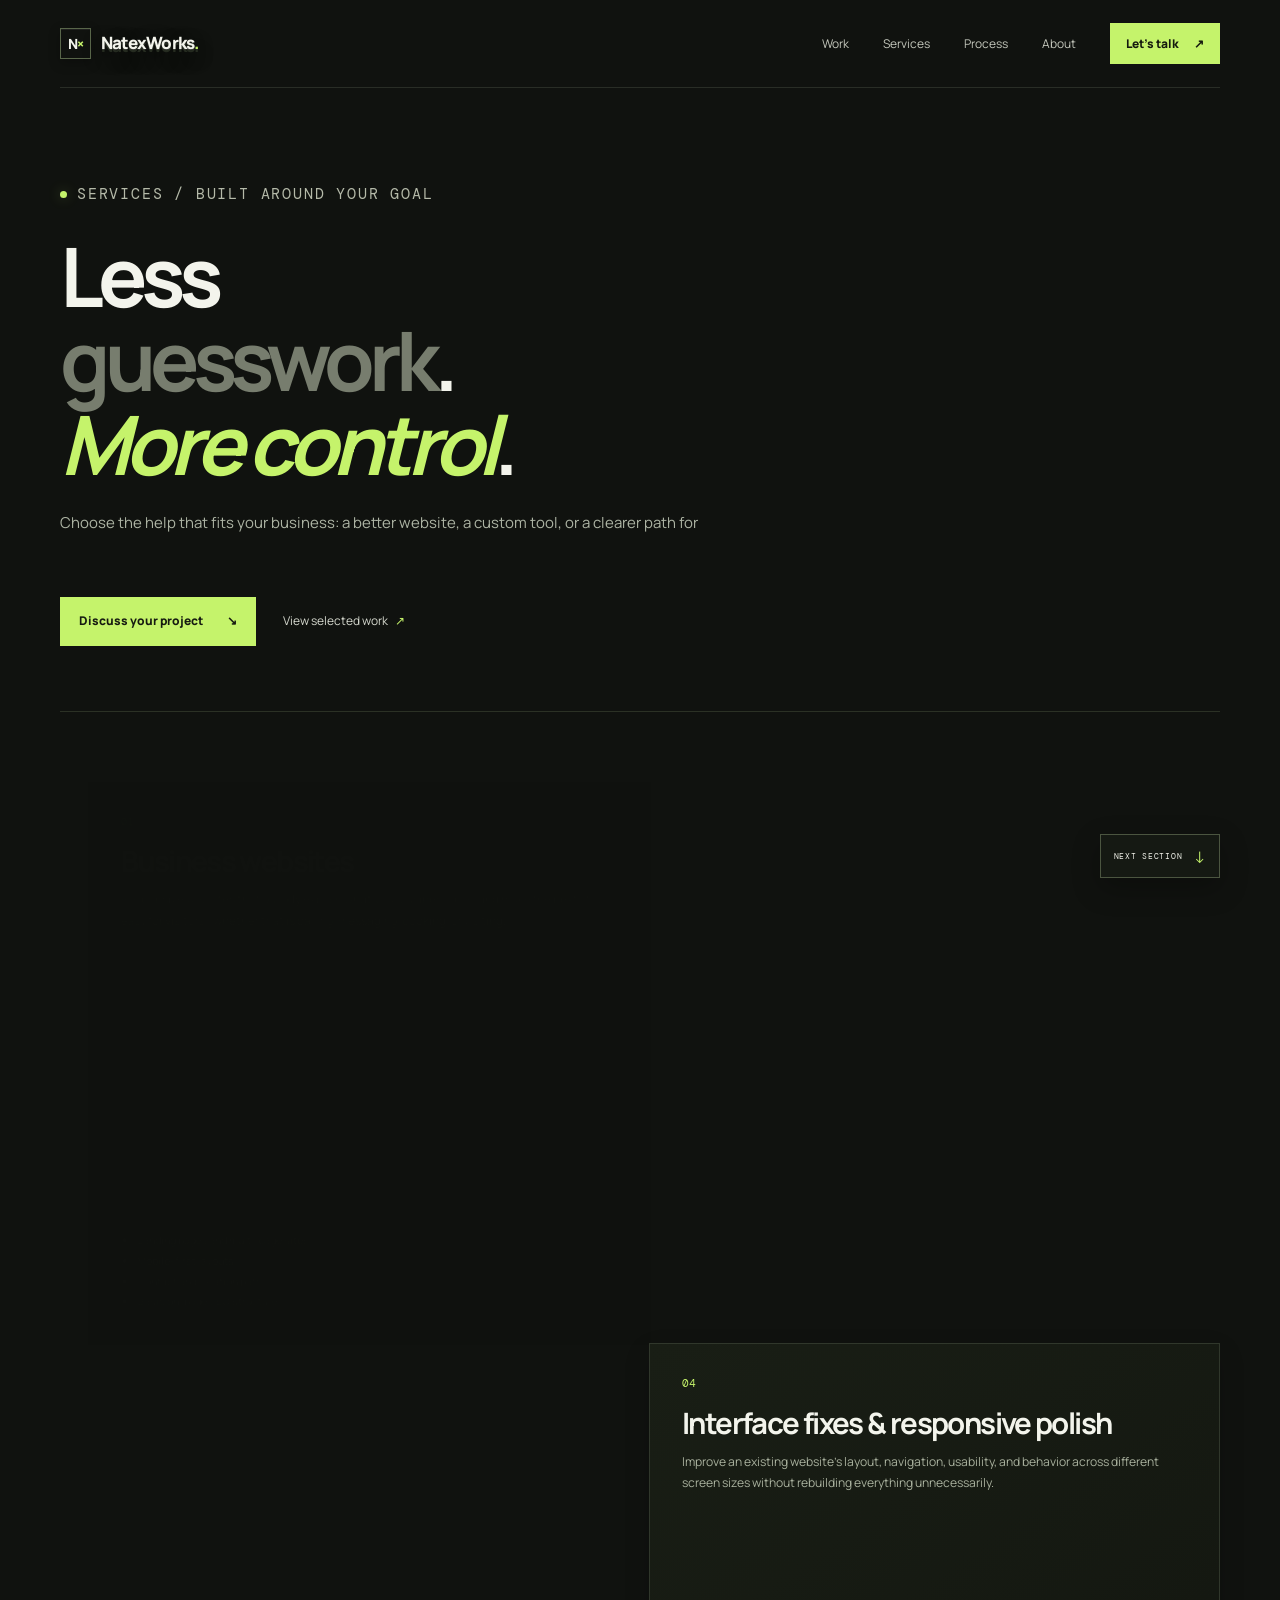
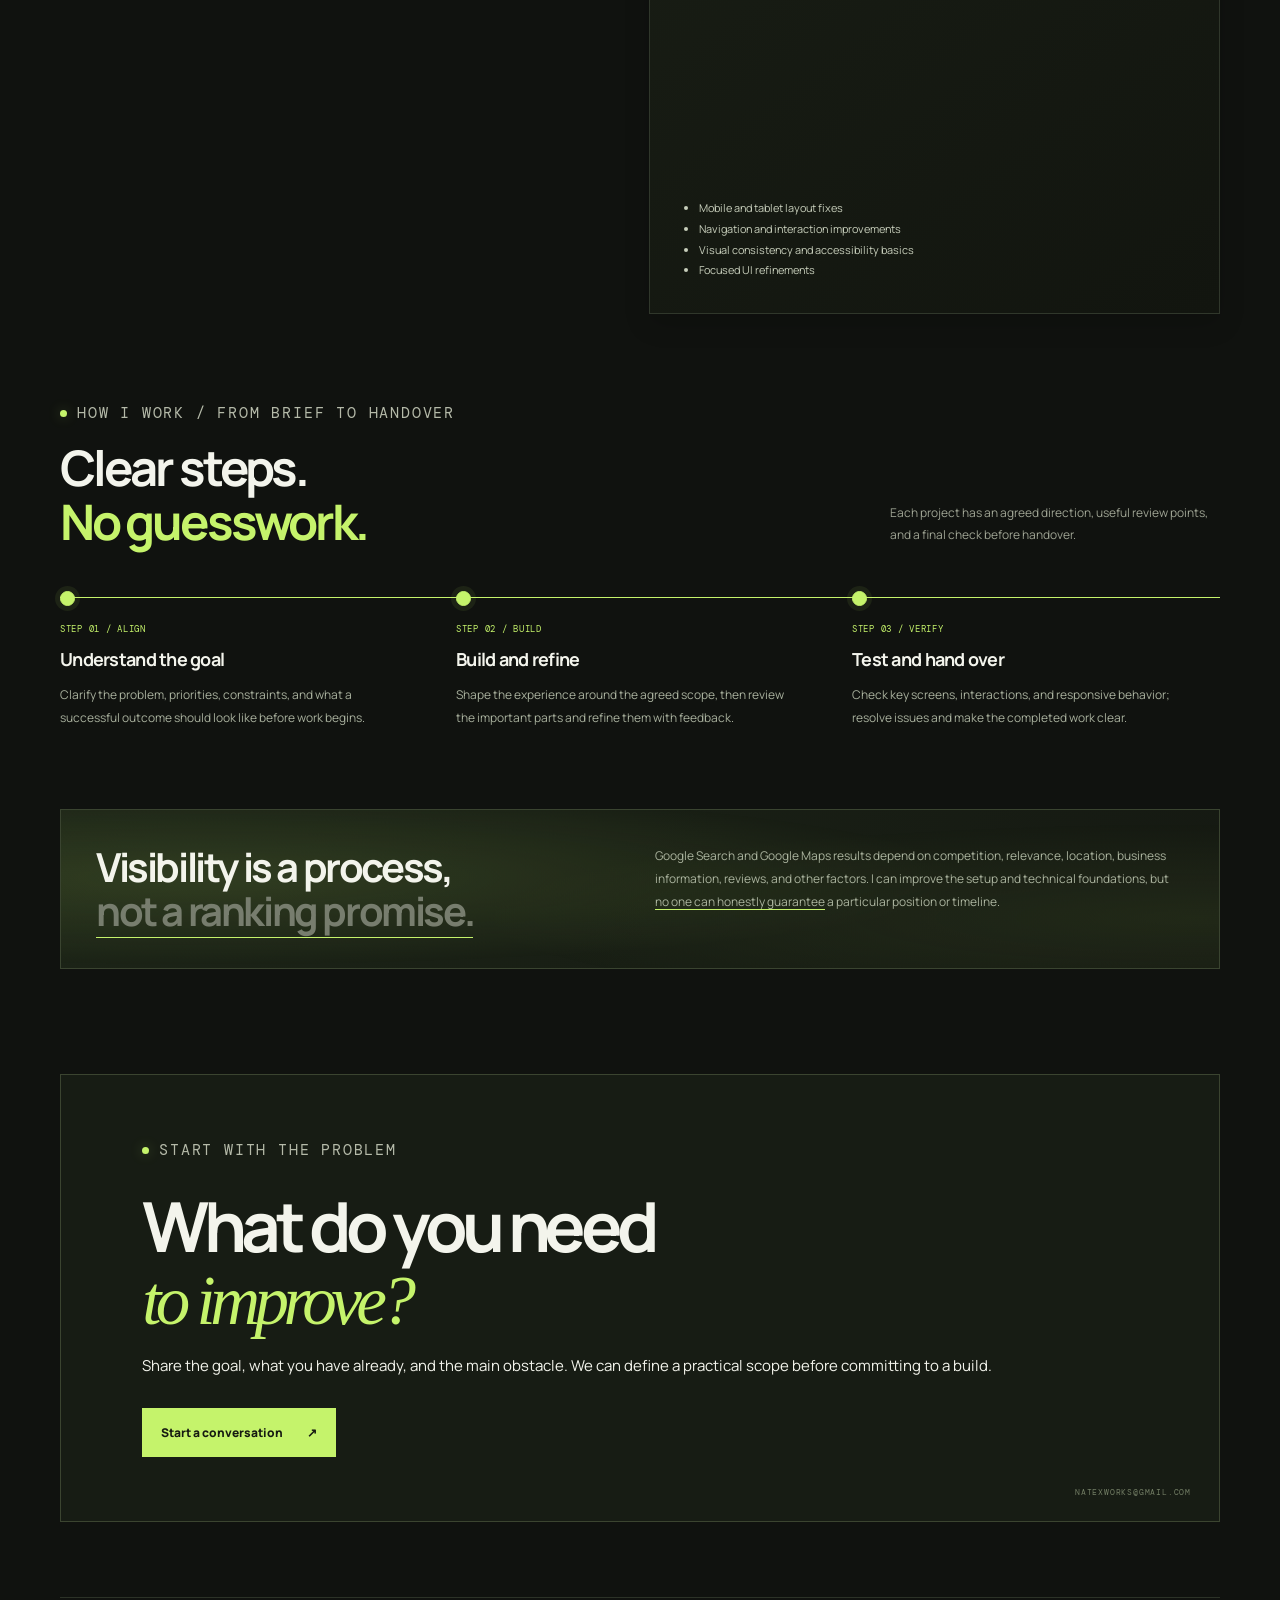
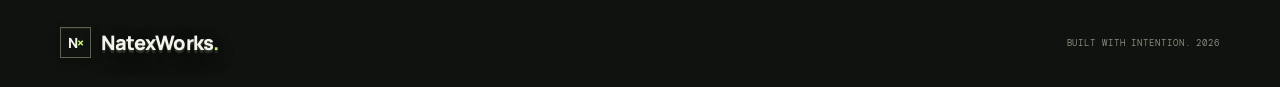
<file: services.html>
<!doctype html>
<html lang="en">
<head>
  <meta charset="utf-8">
  <meta name="viewport" content="width=device-width, initial-scale=1">
  <meta name="theme-color" content="#10120f">
  <meta name="description" content="Explore NatexWorks services: business websites, custom web applications, local SEO, Google Search and Google Maps visibility.">
  <link rel="canonical" href="https://natexworks.github.io/Portfolio/services.html">
  <meta property="og:type" content="website">
  <meta property="og:site_name" content="NatexWorks">
  <meta property="og:title" content="Services — NatexWorks | Websites, Custom Tools & Local SEO">
  <meta property="og:description" content="Explore NatexWorks services: business websites, custom web applications, local SEO, Google Search and Google Maps visibility.">
  <meta property="og:url" content="https://natexworks.github.io/Portfolio/services.html">
  <meta name="twitter:card" content="summary">
  <meta name="twitter:title" content="Services — NatexWorks | Websites, Custom Tools & Local SEO">
  <meta name="twitter:description" content="Explore NatexWorks services: business websites, custom web applications, local SEO, Google Search and Google Maps visibility.">
  <title>Services — NatexWorks | Websites, Custom Tools & Local SEO</title>
  <link rel="preconnect" href="https://fonts.googleapis.com">
  <link rel="preconnect" href="https://fonts.gstatic.com" crossorigin>
  <link href="https://fonts.googleapis.com/css2?family=DM+Mono:wght@400;500&family=Manrope:wght@400;500;600;700;800&display=swap" rel="stylesheet">
  <link rel="icon" type="image/svg+xml" href="favicon.svg">
  <link rel="stylesheet" href="style.css?v=20261027-06">
  <style>
    /* Fixed Next Section / Back to Top control for the services page. */
    .services-scroll-next {
      position:fixed; right:max(18px,calc((100vw - var(--wrap))/2)); bottom:22px; z-index:900;
      display:flex; align-items:center; justify-content:space-between; gap:12px; padding:10px 13px;
      background:#171b14e8; border:1px solid #4b5540; color:var(--text);
      font:8px var(--mono); letter-spacing:.09em; white-space:nowrap;
      backdrop-filter:blur(14px); -webkit-backdrop-filter:blur(14px);
      cursor:pointer; box-shadow:0 10px 28px #0004; transition:background .2s,border-color .2s,transform .2s,box-shadow .35s;
      isolation:isolate; overflow:visible;
    }
    .services-scroll-next b { font:16px var(--sans); color:var(--lime); }
    .services-scroll-next::before,.services-scroll-next::after {
      content:""; position:absolute; top:6px; bottom:6px; width:13px; z-index:-1;
      opacity:0; filter:blur(7px); pointer-events:none; background:var(--lime); border-radius:50%;
    }
    .services-scroll-next::before { left:-7px; }
    .services-scroll-next::after { right:-7px; }
    .services-scroll-next:hover { background:#242d1b; border-color:var(--lime); transform:translateY(-2px); }
    .services-scroll-next:not(.is-back-top):hover::before { opacity:.75; animation:servicesGlowLeft 1.15s ease-in-out infinite alternate; }
    .services-scroll-next:not(.is-back-top):hover::after { opacity:.75; animation:servicesGlowRight 1.15s ease-in-out infinite alternate; }
    /* Back to Top changes only its border; its text and fill stay untouched. */
    .services-scroll-next.is-back-top { border-color:var(--lime); }
    .services-scroll-next.is-back-top:hover { background:#171b14e8; border-color:var(--lime); }
    .services-scroll-next.is-back-top::before,.services-scroll-next.is-back-top::after { opacity:0; animation:none; }
    .services-scroll-next:focus-visible { outline:1px solid var(--lime); outline-offset:4px; }
    @keyframes servicesGlowLeft { from { transform:scaleY(.55); opacity:.45; } to { transform:scaleY(1.2) translateX(-3px); opacity:1; } }
    @keyframes servicesGlowRight { from { transform:scaleY(.55); opacity:.45; } to { transform:scaleY(1.2) translateX(3px); opacity:1; } }
    @media(max-width:650px) {
      .services-scroll-next { right:12px; bottom:12px; padding:9px 10px; }
      .services-scroll-next span { font-size:7px; }
    }
    @media(prefers-reduced-motion:reduce) {
      .services-scroll-next,.services-scroll-next::before,.services-scroll-next::after { transition:none!important; animation:none!important; }
    }

    /* Desktop/tablet motion system for the Services page.
       Leaves service-detail motion and all hover behavior untouched. */
    @media (min-width:761px) {
      /* The visibility disclaimer rises into view while a restrained lime glow drifts behind it. */
      .js-motion .service-principle.reveal {
        position:relative;
        isolation:isolate;
        overflow:hidden;
        transform:translateY(30px) scale(.985);
        filter:blur(7px);
        transition:opacity .82s ease,transform .82s cubic-bezier(.16,.72,.12,1),filter .82s ease;
      }
      .js-motion .service-principle.reveal.is-visible {
        transform:translateY(0) scale(1);
        filter:blur(0);
      }
      .service-principle[data-services-motion="visibility-note"]::before {
        content:"";
        position:absolute;
        z-index:0;
        inset:-38% -18%;
        pointer-events:none;
        opacity:0;
        background:
          radial-gradient(ellipse at 22% 48%,rgba(197,243,107,.13),transparent 42%),
          radial-gradient(ellipse at 82% 62%,rgba(197,243,107,.07),transparent 38%);
        transform:translate3d(-3%,3%,0) scale(.96);
      }
      .service-principle[data-services-motion="visibility-note"] > * {
        position:relative;
        z-index:1;
      }
      .service-principle[data-services-motion="visibility-note"].is-in-view::before {
        opacity:1;
        animation:visibilityGlowDrift 1.7s cubic-bezier(.2,.7,.2,1) both;
      }
      .visibility-underline {
        position:relative;
        display:inline;
        background-image:linear-gradient(var(--lime),var(--lime));
        background-repeat:no-repeat;
        background-position:left bottom;
        background-size:0 1px;
        transition:background-size .78s cubic-bezier(.2,.7,.2,1) .28s;
      }
      .service-principle[data-services-motion="visibility-note"].is-in-view .visibility-underline {
        background-size:100% 1px;
      }
      @keyframes visibilityGlowDrift {
        0% { opacity:0; transform:translate3d(-4%,4%,0) scale(.94); }
        65% { opacity:1; }
        100% { opacity:1; transform:translate3d(2%,-2%,0) scale(1.04); }
      }
      .services-page-hero > .eyebrow,
      .services-page-hero h1,
      .services-page-hero > p,
      .services-page-hero .hero-actions {
        opacity:0;
        animation:servicesHeroReveal .68s cubic-bezier(.16,.72,.12,1) both;
      }
      .services-page-hero > .eyebrow { animation-delay:.02s; }
      .services-page-hero h1 { animation-delay:.09s; }
      .services-page-hero > p { animation-delay:.17s; }
      .services-page-hero .hero-actions { animation-delay:.25s; }

      .services-process {
        display:block;
        padding-top:28px;
        padding-bottom:80px;
      }
      .services-process-heading {
        display:flex;
        align-items:flex-end;
        justify-content:space-between;
        gap:40px;
        margin-bottom:10px;
      }
      .services-process-heading h2 {
        max-width:660px;
        margin:17px 0 0;
        font-size:clamp(32px,4.1vw,49px);
        line-height:1.1;
        letter-spacing:-.065em;
      }
      .services-process-heading > p {
        max-width:330px;
        margin:0 0 3px;
        color:#9ea393;
        font-size:12px;
        line-height:1.85;
      }
      .services-process-list {
        list-style:none;
        display:grid;
        grid-template-columns:repeat(3,minmax(0,1fr));
        gap:28px;
        position:relative;
        margin:36px 0 0;
        padding:0;
      }
      .services-process-list::before,
      .services-process-list::after {
        content:"";
        position:absolute;
        left:0;
        top:12px;
        height:1px;
        pointer-events:none;
      }
      .services-process-list::before {
        right:0;
        background:#394130;
      }
      .services-process-list::after {
        width:0;
        background:var(--lime);
        transition:width .85s cubic-bezier(.2,.7,.2,1);
      }
      .services-process-list.is-in-view::after { width:100%; }
      .services-process-step {
        position:relative;
        min-width:0;
        padding-top:38px;
      }
      .services-process-step::before {
        content:"";
        position:absolute;
        top:6px;
        left:0;
        width:13px;
        height:13px;
        border:1px solid #68784e;
        border-radius:50%;
        background:var(--bg);
        z-index:1;
        transition:background .25s ease,border-color .25s ease,box-shadow .25s ease;
      }
      .services-process-step h3 {
        margin:0 0 9px;
        font-size:18px;
        letter-spacing:-.04em;
      }
      .services-process-step p {
        max-width:330px;
        margin:0;
        color:#a8b09d;
        font-size:12px;
        line-height:1.9;
      }
      .services-process-step .process-kicker {
        display:block;
        margin-bottom:10px;
        color:var(--lime);
        font:9px var(--mono);
        letter-spacing:.08em;
      }
      .services-motion-on .services-process-step[data-services-motion],
      .services-motion-on .site-footer[data-services-motion] {
        opacity:0;
        transform:translateY(14px);
        transition:opacity .55s ease,transform .55s cubic-bezier(.2,.7,.2,1);
      }
      .services-motion-on .services-process-step[data-services-motion].is-in-view,
      .services-motion-on .site-footer[data-services-motion].is-in-view {
        opacity:1;
        transform:translateY(0);
      }
      .services-motion-on .services-process-step[data-services-motion].is-in-view::before {
        background:var(--lime);
        border-color:var(--lime);
        box-shadow:0 0 0 5px #c5f36b12;
      }
      .services-motion-on .services-process-step[data-services-motion="process-step"]:nth-child(2) { transition-delay:.08s; }
      .services-motion-on .services-process-step[data-services-motion="process-step"]:nth-child(3) { transition-delay:.16s; }
      .services-motion-on .site-footer[data-services-motion="footer"] {
        transition-duration:.65s;
        transition-delay:.06s;
      }
      .services-motion-on .service-page-contact .contact-card[data-services-motion="contact"] {
        transform:translateY(22px) scale(.99);
        transition:opacity .65s ease,transform .65s cubic-bezier(.2,.7,.2,1);
      }
      .services-motion-on .service-page-contact .contact-card[data-services-motion="contact"].is-in-view {
        transform:translateY(0) scale(1);
      }
    }
    @keyframes servicesHeroReveal {
      from { opacity:0; transform:translateY(18px); }
      to { opacity:1; transform:translateY(0); }
    }
    @media(max-width:760px) {
      /* Keep the existing phone page and its spacing/content unchanged. */
      .services-process { display:none !important; }
    }


    /* Service descriptions: restore the four-card square layout on laptop/tablet.
       Mobile keeps its existing stacked service-detail layout. */
    @media (min-width:761px) {
      .service-detail-list {
        display:grid;
        grid-template-columns:repeat(2,minmax(0,1fr));
        gap:18px;
        align-items:stretch;
        padding-block:42px 60px;
      }
      .service-detail-list > .service-detail {
        display:flex;
        flex-direction:column;
        align-items:stretch;
        gap:16px;
        min-width:0;
        aspect-ratio:1 / 1;
        padding:clamp(22px,2.5vw,34px);
        border:1px solid #30372b;
        background:linear-gradient(145deg,#191e15,#12150f);
        box-shadow:0 10px 24px rgba(0,0,0,.16);
        transition:transform .3s ease,border-color .3s ease,background .3s ease,box-shadow .3s ease;
      }
      .service-detail-list > .service-detail:first-child { border-top:1px solid #30372b; }
      .service-detail-list > .service-detail:hover {
        transform:translateY(-4px);
        border-color:#687d4d;
        background:linear-gradient(145deg,#20281a,#151a12);
        box-shadow:0 16px 32px rgba(0,0,0,.25);
      }
      .service-detail-number { padding-top:0; }
      .service-detail-list > .service-detail > div { min-width:0; }
      .service-detail-list .service-detail h2 {
        margin-bottom:10px;
        font-size:clamp(22px,2.3vw,31px);
        line-height:1.2;
      }
      .service-detail-list .service-detail p {
        max-width:none;
        font-size:clamp(11px,.95vw,13px);
        line-height:1.75;
      }
      .service-detail-list .service-detail ul {
        margin-top:auto;
        padding-top:14px;
        font-size:clamp(10px,.85vw,11px);
        line-height:1.9;
      }
    }
    @media (min-width:761px) and (prefers-reduced-motion:reduce) {
      .service-detail-list > .service-detail { transition:none; }
      .service-detail-list > .service-detail:hover { transform:none; }
    }

    /* Match the 20px footer wordmark size used on index.html. */
    .site-footer .brand > span:last-child { font-size:20px; line-height:1; }

    /* Scroll-linked entrance only for the first three detailed services; JS disables it for reduced motion. */
    .service-detail-list.services-scroll-motion-enabled > .service-detail:nth-child(-n+3) {
      transition: none !important;
      will-change: transform, opacity;
    }
  </style>
  <script src="script.js?v=20261027-04" defer></script>
  <script type="application/ld+json">
  {
    "@context": "https://schema.org",
    "@type": "WebPage",
    "@id": "https://natexworks.github.io/Portfolio/services.html#webpage",
    "url": "https://natexworks.github.io/Portfolio/services.html",
    "name": "Services — NatexWorks | Websites, Custom Tools & Local SEO",
    "description": "Explore NatexWorks services: business websites, custom web applications, local SEO, Google Search and Google Maps visibility.",
    "isPartOf": {
      "@id": "https://natexworks.github.io/Portfolio/#website"
    },
    "about": {
      "@id": "https://natexworks.github.io/Portfolio/#organization"
    },
    "inLanguage": "en",
    "mainEntity": [
      {
        "@type": "Service",
        "name": "Business website development",
        "provider": {
          "@id": "https://natexworks.github.io/Portfolio/#organization"
        },
        "url": "https://natexworks.github.io/Portfolio/services.html"
      },
      {
        "@type": "Service",
        "name": "Custom web application development",
        "provider": {
          "@id": "https://natexworks.github.io/Portfolio/#organization"
        },
        "url": "https://natexworks.github.io/Portfolio/services.html"
      },
      {
        "@type": "Service",
        "name": "Local SEO and Google Maps visibility",
        "provider": {
          "@id": "https://natexworks.github.io/Portfolio/#organization"
        },
        "url": "https://natexworks.github.io/Portfolio/services.html"
      },
      {
        "@type": "Service",
        "name": "Responsive interface improvements",
        "provider": {
          "@id": "https://natexworks.github.io/Portfolio/#organization"
        },
        "url": "https://natexworks.github.io/Portfolio/services.html"
      }
    ]
  }
  </script>
  <link rel="stylesheet" href="mobile-enhancements.css">
  <script src="mobile-enhancements.js" defer></script>
</head>
<body>
  <a class="skip-link" href="#main">Skip to content</a>
  <div class="site-shell">
    <header class="site-header">
      <a class="brand" href="index.html#home" aria-label="NatexWorks home"><span class="brand-mark" aria-hidden="true">N<span>×</span></span><span>NatexWorks<span class="brand-dot">.</span></span></a>
      <button class="menu-toggle" aria-expanded="false" aria-controls="primary-nav" aria-label="Open navigation"><span></span><span></span></button>
      <nav class="nav" id="primary-nav" aria-label="Main navigation">
        <a href="index.html#work">Work</a><a href="services.html" aria-current="page">Services</a><a href="index.html#process">Process</a><a href="index.html#about">About</a>
        <a class="nav-cta" href="#contact">Let's talk <span aria-hidden="true">↗</span></a>
      </nav>
    </header>
    <main id="main">
      <section class="section services-page-hero">
        <div class="eyebrow"><span class="status-dot"></span> SERVICES / BUILT AROUND YOUR GOAL</div>
        <h1>Less<br><span class="headline-muted">guesswork</span>.<br><em><span class="headline-accent">More control</span></em>.</h1>
        <p data-services-hero-typewriter>Choose the help that fits your business: a better website, a custom tool, or a clearer path for local customers to find you. Scope and deliverables are agreed before work begins.</p>
        <div class="hero-actions"><a class="button button-primary" href="#contact">Discuss your project <span aria-hidden="true">↘</span></a><a class="text-link" href="index.html#work">View selected work <span aria-hidden="true">↗</span></a></div>
      </section>
      <section class="section service-detail-list" aria-label="Service details">
        <article class="service-detail reveal"><span class="service-detail-number">01</span><div><h2>Business websites</h2><p>Responsive websites that quickly explain what your business does and make the next step easy for visitors—whether that is calling, messaging, booking, or visiting.</p></div><ul><li>Landing pages and multi-page sites</li><li>Mobile-first layouts</li><li>Contact and location paths</li><li>Basic on-page SEO structure</li></ul></article>
        <article class="service-detail reveal"><span class="service-detail-number">02</span><div><h2>Custom web applications</h2><p>Purpose-built tools for workflows that are awkward to manage with scattered spreadsheets or manual processes. The feature set is shaped around the actual problem.</p></div><ul><li>Dashboards and admin panels</li><li>Inventory and product workflows</li><li>Database-backed features</li><li>Responsive interfaces</li></ul></article>
        <article class="service-detail reveal"><span class="service-detail-number">03</span><div><h2>SEO & Google Maps visibility</h2><p>Improve the foundations that help search engines and nearby customers understand a business. Local SEO includes Google Business Profile setup or improvement, accurate business details, and a website that supports local intent.</p></div><ul><li>On-page SEO fundamentals</li><li>Google Business Profile review</li><li>Consistent name, address and phone details</li><li>Local landing-page recommendations</li></ul></article>
        <article class="service-detail reveal"><span class="service-detail-number">04</span><div><h2>Interface fixes & responsive polish</h2><p>Improve an existing website's layout, navigation, usability, and behavior across different screen sizes without rebuilding everything unnecessarily.</p></div><ul><li>Mobile and tablet layout fixes</li><li>Navigation and interaction improvements</li><li>Visual consistency and accessibility basics</li><li>Focused UI refinements</li></ul></article>
      </section>
            <section class="section services-process" aria-labelledby="services-process-title">
        <div class="services-process-heading">
          <div>
            <div class="eyebrow"><span class="status-dot"></span> HOW I WORK / FROM BRIEF TO HANDOVER</div>
            <h2 id="services-process-title">Clear steps.<br><span class="headline-accent">No guesswork.</span></h2>
          </div>
          <p>Each project has an agreed direction, useful review points, and a final check before handover.</p>
        </div>
        <ol class="services-process-list" data-services-motion="process-track">
          <li class="services-process-step" data-services-motion="process-step">
            <span class="process-kicker">STEP 01 / ALIGN</span>
            <h3>Understand the goal</h3>
            <p>Clarify the problem, priorities, constraints, and what a successful outcome should look like before work begins.</p>
          </li>
          <li class="services-process-step" data-services-motion="process-step">
            <span class="process-kicker">STEP 02 / BUILD</span>
            <h3>Build and refine</h3>
            <p>Shape the experience around the agreed scope, then review the important parts and refine them with feedback.</p>
          </li>
          <li class="services-process-step" data-services-motion="process-step">
            <span class="process-kicker">STEP 03 / VERIFY</span>
            <h3>Test and hand over</h3>
            <p>Check key screens, interactions, and responsive behavior; resolve issues and make the completed work clear.</p>
          </li>
        </ol>
      </section>
<section class="section">
        <div class="service-principle reveal" data-services-motion="visibility-note">
          <h2>Visibility is a process,<br><span class="headline-muted visibility-underline">not a ranking promise.</span></h2>
          <p>Google Search and Google Maps results depend on competition, relevance, location, business information, reviews, and other factors. I can improve the setup and technical foundations, but <span class="visibility-underline">no one can honestly guarantee</span> a particular position or timeline.</p>
        </div>
      </section>
      <section class="section service-page-contact" id="contact">
        <div class="contact-card reveal" data-services-motion="contact"><div><div class="eyebrow"><span class="status-dot"></span> START WITH THE PROBLEM</div><h2>What do you need<br><span>to improve?</span></h2><p>Share the goal, what you have already, and the main obstacle. We can define a practical scope before committing to a build.</p></div><div class="contact-actions"><a class="button button-primary" href="mailto:natexworks@gmail.com?subject=Project%20enquiry%20%E2%80%94%20NatexWorks">Start a conversation <span aria-hidden="true">↗</span></a><span class="contact-email">NATEXWORKS@GMAIL.COM</span></div></div>
      </section>
    </main>
    <button class="services-scroll-next" id="servicesScrollNext" type="button" aria-label="Scroll to next section"><span>NEXT SECTION</span><b>↓</b></button>
    <footer class="site-footer" data-services-motion="footer"><a class="brand" href="index.html#home"><span class="brand-mark">N<span>×</span></span><span>NatexWorks<span class="brand-dot">.</span></span></a><span>BUILT WITH INTENTION. <span id="year"></span></span></footer>
  </div>
  <script>
    (function () {
      const button = document.getElementById('servicesScrollNext');
      if (!button) return;
      const label = button.querySelector('span');
      const arrow = button.querySelector('b');
      const sections = Array.from(document.querySelectorAll('main > section'))
        .filter(section => section.getBoundingClientRect().height > 0);
      const reducedMotion = window.matchMedia('(prefers-reduced-motion: reduce)').matches;

      const isAtPageEnd = () => {
        const scrollY = window.scrollY || window.pageYOffset || 0;
        const pageHeight = Math.max(document.documentElement.scrollHeight, document.body.scrollHeight);
        return scrollY + window.innerHeight >= pageHeight - 36;
      };

      const syncButton = () => {
        const backMode = isAtPageEnd();
        button.classList.toggle('is-back-top', backMode);
        label.textContent = backMode ? 'BACK TO TOP' : 'NEXT SECTION';
        arrow.textContent = backMode ? '↑' : '↓';
        button.setAttribute('aria-label', backMode ? 'Back to top' : 'Scroll to next section');
        button.title = backMode ? 'Back to top' : 'Scroll to next section';
      };

      button.addEventListener('click', () => {
        if (isAtPageEnd()) {
          window.scrollTo({ top: 0, behavior: reducedMotion ? 'auto' : 'smooth' });
          return;
        }
        const scrollY = window.scrollY || window.pageYOffset || 0;
        const threshold = scrollY + Math.max(110, window.innerHeight * .16);
        const next = sections.find(section => section.getBoundingClientRect().top + scrollY > threshold);
        if (next) next.scrollIntoView({ behavior: reducedMotion ? 'auto' : 'smooth', block: 'start' });
        else {
          const pageHeight = Math.max(document.documentElement.scrollHeight, document.body.scrollHeight);
          window.scrollTo({ top: pageHeight, behavior: reducedMotion ? 'auto' : 'smooth' });
        }
      });

      window.addEventListener('scroll', syncButton, { passive: true });
      window.addEventListener('resize', syncButton);
      syncButton();
    })();

    /* Motion enhancements run on desktop/tablet only; reduced-motion users see static content. */
    (function () {
      const desktopOrTablet = window.matchMedia('(min-width: 761px)');
      const reducedMotion = window.matchMedia('(prefers-reduced-motion: reduce)').matches;
      const targets = document.querySelectorAll('[data-services-motion]');
      if (!desktopOrTablet.matches || reducedMotion || !('IntersectionObserver' in window) || !targets.length) return;
      document.documentElement.classList.add('services-motion-on');
      const observer = new IntersectionObserver((entries, currentObserver) => {
        entries.forEach((entry) => {
          if (!entry.isIntersecting) return;
          entry.target.classList.add('is-in-view');
          currentObserver.unobserve(entry.target);
        });
      }, { threshold: 0.14, rootMargin: '0px 0px -6% 0px' });
      targets.forEach((target) => observer.observe(target));
    })();
  </script>
</body>
</html>
</file>
<file: style.css>
:root{--bg:#10120f;--panel:#171a16;--panel-2:#1d211b;--line:#30352c;--text:#f3f4ec;--muted:#9b9f91;--lime:#c5f36b;--lime-dark:#a7d94c;--ink:#171b12;--serif:Georgia,"Times New Roman",serif;--sans:"Manrope",Arial,sans-serif;--mono:"DM Mono",monospace;--radius:5px;--wrap:1160px}*{box-sizing:border-box}html{scroll-behavior:smooth;scroll-padding-top:90px}body{margin:0;background:var(--bg);color:var(--text);font-family:var(--sans);font-size:15px;line-height:1.65;-webkit-font-smoothing:antialiased}a{color:inherit;text-decoration:none}button{font:inherit}.site-shell{max-width:1600px;margin:auto;overflow:clip}.section{width:min(var(--wrap),calc(100% - 64px));margin-inline:auto}.site-header{width:min(var(--wrap),calc(100% - 64px));height:88px;margin:auto;display:flex;align-items:center;justify-content:space-between;border-bottom:1px solid #292d26;position:relative;z-index:10}.brand{display:inline-flex;align-items:center;gap:10px;font-weight:800;letter-spacing:-.045em;font-size:17px}.brand-mark{width:31px;height:31px;display:grid;place-items:center;border:1px solid #59664a;font-size:14px;letter-spacing:-.1em}.brand-mark span{color:var(--lime)}.brand-dot{color:var(--lime)}.nav{display:flex;align-items:center;gap:34px;color:#c4c7bc;font-size:12px}.nav>a:not(.nav-cta){transition:color .2s ease}.nav>a:not(.nav-cta):hover,.text-link:hover{color:var(--lime)}.nav-cta{display:inline-flex;align-items:center;gap:15px;background:var(--lime);color:#151a0e;padding:11px 16px;font-weight:800;transition:background .2s ease,transform .2s ease}.nav-cta:hover,.button-primary:hover{background:#d6ff8a;transform:translateY(-2px)}.menu-toggle{display:none;background:none;border:0;color:var(--text)}.hero{min-height:675px;padding-top:95px;display:grid;grid-template-columns:1fr .88fr;gap:44px;position:relative;align-items:start}.hero-copy{padding-top:16px}.eyebrow{font:10px/1.5 var(--mono);letter-spacing:.12em;color:#b5baa9;display:flex;align-items:center;gap:10px}.status-dot,.art-live i{display:inline-block;width:7px;height:7px;border-radius:50%;background:var(--lime);box-shadow:0 0 13px #c5f36b4a}.eyebrow-line{height:1px;width:34px;background:#4b5143}.hero h1{font-size:clamp(46px,5.1vw,73px);letter-spacing:-.075em;line-height:1.08;font-weight:700;margin:34px 0 25px}.headline-muted{color:#777d6e}.headline-accent{color:var(--lime)}.headline-period{color:var(--text)}.hero-text{color:#b4b8aa;font-size:15px;max-width:460px;line-height:1.9}.hero-actions{display:flex;align-items:center;gap:27px;margin-top:31px}.button{min-height:49px;padding:0 19px;display:inline-flex;align-items:center;justify-content:center;gap:24px;font-size:12px;font-weight:800;transition:transform .2s ease,background .2s ease,color .2s ease}.button-primary{background:var(--lime);color:#161a11}.text-link{font-size:12px;color:#d5d8ce;transition:color .2s ease}.text-link span{color:var(--lime);margin-left:7px}.hero-proof{display:flex;gap:13px;align-items:center;margin-top:50px}.proof-avatars{display:flex;padding-left:4px}.proof-avatars span{width:27px;height:27px;border-radius:50%;display:grid;place-items:center;margin-left:-4px;background:#262c20;border:1px solid #454d39;color:var(--lime);font:10px var(--mono)}.proof-avatars span:nth-child(2){background:#3b4032;color:#fff}.proof-avatars span:nth-child(3){background:var(--lime);color:#14180e}.hero-proof p{margin:0;font-size:11px;line-height:1.6;color:#e2e5d9}.hero-proof p span{color:#898f7f}.hero-art{height:460px;position:relative;background:#191d16;border:1px solid #353b2d;overflow:hidden;margin-top:5px}.art-top{height:42px;display:flex;align-items:center;justify-content:space-between;padding:0 15px;border-bottom:1px solid #34392e;color:#929987;font:8px var(--mono);letter-spacing:.08em;position:relative;z-index:2}.window-dots{display:flex;gap:4px}.window-dots i{width:5px;height:5px;border-radius:50%;background:#555b4c}.window-dots i:first-child{background:#c5f36b}.art-live{display:flex;align-items:center;gap:6px}.art-live i{width:5px;height:5px}.art-grid{position:absolute;inset:42px 0 0;background-image:linear-gradient(#ffffff08 1px,transparent 1px),linear-gradient(90deg,#ffffff08 1px,transparent 1px);background-size:35px 35px;mask-image:linear-gradient(to bottom,#000,transparent 94%)}.art-orbit{position:absolute;border:1px solid #71894a29;border-radius:50%;width:420px;height:420px;left:50%;top:48%;transform:translate(-50%,-50%)}.orbit-two{width:330px;height:330px;border-color:#71894a21}.card-main{position:absolute;top:96px;left:50%;transform:translateX(-50%);width:77%;padding:22px;background:#20251d;border:1px solid #48503d;box-shadow:0 24px 65px #0006;z-index:1}.mock-label{display:flex;justify-content:space-between;color:#a5ad96;font:8px var(--mono);letter-spacing:.1em}.mock-label span{color:var(--lime)}.mock-heading{font-size:29px;line-height:1.1;letter-spacing:-.06em;font-weight:700;margin-top:24px}.mock-heading em{font-family:var(--serif);font-weight:400;color:var(--lime)}.mock-stats{display:grid;grid-template-columns:1fr 1fr;gap:9px;margin-top:23px}.mock-stats>div{background:#171b14;padding:12px 11px;border:1px solid #343a2c}.mock-stats span,.mock-stats small{display:block;color:#858c78;font:7px var(--mono);letter-spacing:.07em}.mock-stats strong{display:block;font-size:22px;line-height:1.7;letter-spacing:-.04em}.mock-stats small{font:8px var(--sans);letter-spacing:0}.lime-text{color:var(--lime)}.mock-chart{height:62px;display:flex;align-items:end;justify-content:space-between;position:relative;margin-top:19px;padding-bottom:2px}.mock-chart:before,.mock-chart:after{content:"";position:absolute;left:0;right:0;border-top:1px solid #ffffff0d;top:25%;}.mock-chart:after{top:65%}.mock-chart span{font:6px var(--mono);color:#69705e;z-index:1}.chart-line{position:absolute;left:0;right:0;top:8px;height:45px;background:linear-gradient(150deg,transparent 0 8%,#c5f36b 8.5% 9%,transparent 9.5% 23%,#c5f36b 23.5% 24%,transparent 24.5% 42%,#c5f36b 42.5% 43%,transparent 43.5% 58%,#c5f36b 58.5% 59%,transparent 59.5% 72%,#c5f36b 72.5% 73%,transparent 73.5%);opacity:.8}.floating-tag{position:absolute;display:flex;align-items:center;gap:10px;padding:11px 13px;background:#272d22;border:1px solid #414a34;box-shadow:0 8px 28px #0004;z-index:3}.floating-tag strong,.floating-tag small{display:block}.floating-tag strong{font-size:9px}.floating-tag small{font-size:8px;color:#9aa28c;margin-top:2px}.tag-icon,.tag-check{display:grid;place-items:center;width:25px;height:25px;background:#3b492a;color:var(--lime);font-size:15px}.tag-top{right:8px;top:76px}.tag-bottom{left:7px;bottom:73px}.tag-check{border-radius:50%;font-size:12px}.art-index{position:absolute;bottom:0;left:0;right:0;height:42px;padding:0 15px;display:flex;align-items:center;justify-content:space-between;border-top:1px solid #353b2d;color:#7f8773;font:8px var(--mono);letter-spacing:.09em}.art-index strong{color:var(--lime);font-weight:400}.hero-bottom{position:absolute;left:0;right:0;bottom:27px;display:flex;align-items:center;gap:14px;color:#7c8371;font:8px var(--mono);letter-spacing:.1em}.scroll-line{height:1px;width:42px;background:#687255}.hero-bottom span:last-child{margin-left:auto}.trust-strip{border-block:1px solid #2d3228;min-height:72px;display:flex;align-items:center;justify-content:space-between;padding:16px max(32px,calc((100% - var(--wrap))/2));gap:20px;color:#b6bcaa;font-size:11px}.trust-strip>span{font:9px var(--mono);letter-spacing:.1em;color:#858c7a}.trust-strip div{white-space:nowrap}.trust-strip i{font-style:normal;color:var(--lime);margin-right:7px}.work-section,.services-section,.process-section{padding-top:125px;padding-bottom:120px}.section-heading{display:flex;justify-content:space-between;align-items:end;gap:40px;margin-bottom:48px}.section-heading h2,.about-inner h2{font-size:clamp(36px,4.3vw,55px);letter-spacing:-.07em;line-height:1.14;margin:19px 0 0}.section-heading>p{max-width:350px;color:#9ea393;font-size:13px;line-height:1.9;margin:0 0 4px}.project-grid{display:grid;grid-template-columns:1.13fr .87fr;gap:22px}.project-card{min-width:0}.project-visual{display:block;position:relative;overflow:hidden;border:1px solid #30372a;transition:border-color .25s ease}.project-visual:hover{border-color:#7c9556}.inventory-visual{height:345px;background:#1d241a;padding:18px}.visual-toolbar{position:relative;z-index:2;display:flex;justify-content:space-between;color:#a6b095;font:8px var(--mono);letter-spacing:.07em}.visual-toolbar span:last-child{color:var(--lime)}.inventory-window{display:flex;position:absolute;left:7%;right:7%;top:58px;bottom:18px;background:#f2f3ed;color:#252b20;box-shadow:0 12px 40px #0004;transform:translateY(5px);transition:transform .4s cubic-bezier(.2,.7,.2,1)}.project-visual:hover .inventory-window{transform:translateY(0)}.mini-sidebar{width:42px;flex-shrink:0;background:#232b1e;color:#c5f36b;display:flex;flex-direction:column;align-items:center;gap:16px;padding-top:12px;font-size:11px}.mini-sidebar b{font-size:10px}.mini-sidebar b span{color:#fff}.mini-sidebar i{font-style:normal;color:#8e9a81}.mini-sidebar .selected{background:#39452e;color:var(--lime);padding:5px 8px}.mini-main{padding:14px 15px;flex:1;min-width:0}.mini-greeting{display:flex;align-items:center;justify-content:space-between;font-size:8px;color:#62695b}.mini-greeting b{background:#273020;color:#f2f4eb;font-size:7px;padding:6px;font-weight:500}.mini-main h3{font-size:18px;letter-spacing:-.05em;margin:12px 0}.mini-stat-row{display:grid;grid-template-columns:repeat(3,1fr);gap:7px}.mini-stat-row>div{border:1px solid #dfe2d7;padding:9px 7px;min-width:0}.mini-stat-row small{display:block;font-size:7px;color:#757b6e}.mini-stat-row strong{display:block;font-size:18px;letter-spacing:-.06em;line-height:1.7}.mini-stat-row em{font-style:normal;font-size:6px;color:#7e8b6c}.mini-stat-row .alert-number{color:#b66d3b}.mini-table{margin-top:16px;font-size:7px}.mini-table>div{display:grid;grid-template-columns:1fr 1fr 25px;padding-bottom:7px;border-bottom:1px solid #dfe2d7;color:#888e7e;font:6px var(--mono)}.mini-table p{display:grid;grid-template-columns:14px 1fr 1fr 25px;align-items:center;gap:4px;margin:0;padding:8px 0;border-bottom:1px solid #e2e5dd;font-size:7px}.mini-table p b{font-weight:600;color:#4e7740;background:#e7f0df;padding:3px}.mini-table p .low-stock{color:#a45d2b;background:#f7e8d9}.product-thumb{width:12px;height:12px;background:#c6d7a9;display:block}.thumb-b{background:#e0b69d}.thumb-c{background:#aeb9d2}.visual-caption{position:absolute;bottom:12px;left:15px;color:#c1c9b4;font:7px var(--mono);letter-spacing:.08em;z-index:3}.cafe-visual{height:345px;background:#d5c7a9;color:#263323;padding:20px}.cafe-nav{display:flex;align-items:center;justify-content:space-between;gap:8px;font:7px var(--mono);letter-spacing:.05em;border-bottom:1px solid #26332350;padding-bottom:14px}.cafe-nav>span:first-child{font:700 17px var(--serif);letter-spacing:-.05em}.cafe-nav>span:first-child span{font:8px var(--sans);vertical-align:top}.cafe-content{position:absolute;top:95px;left:26px;z-index:1}.cafe-kicker{font:7px var(--mono);letter-spacing:.13em}.cafe-content h3{font:clamp(35px,4vw,51px)/.97 var(--serif);letter-spacing:-.06em;margin:13px 0}.cafe-content h3 em{color:#65774a}.cafe-content p{font-size:9px;line-height:1.8}.cafe-button{display:inline-block;margin-top:10px;border-bottom:1px solid #263323;padding-bottom:5px;font:8px var(--mono)}.cafe-stamp{position:absolute;right:24px;bottom:60px;width:82px;height:82px;border:1px solid #2633239c;border-radius:50%;display:grid;place-content:center;text-align:center;font:8px/1.6 var(--mono);transform:rotate(12deg)}.cafe-bean{position:absolute;border-radius:60% 40% 60% 40%;background:#a1a783;width:125px;height:190px;right:5px;top:85px;transform:rotate(-25deg);opacity:.45}.bean-two{width:72px;height:115px;right:80px;top:205px;transform:rotate(40deg);background:#b88e69;opacity:.45}.cafe-visual .visual-caption{color:#4e5840}.project-info{display:flex;justify-content:space-between;gap:18px;padding:22px 2px 0}.project-type{font:9px var(--mono);letter-spacing:.08em;color:#8f9c7d}.project-info h3{font-size:23px;letter-spacing:-.05em;margin:8px 0}.project-info p{font-size:12px;color:#9fa596;max-width:420px;line-height:1.8;margin:0}.tag-list{display:flex;flex-wrap:wrap;gap:7px;margin-top:17px}.tag-list span{border:1px solid #363c30;color:#a9af9e;padding:5px 8px;font:8px var(--mono)}.round-arrow{width:39px;height:39px;border:1px solid #4a5540;border-radius:50%;display:grid;place-items:center;color:var(--lime);font-size:16px;flex-shrink:0;transition:background .2s ease,color .2s ease,transform .2s ease}.round-arrow:hover{background:var(--lime);color:#171b12;transform:rotate(45deg)}.section-note{font-size:10px;color:#747c68;margin-top:28px}.section-note span{color:var(--lime);margin-right:8px}.feature-band{background:#c5f36b;color:#182012}.feature-inner{width:min(var(--wrap),calc(100% - 64px));min-height:260px;margin:auto;display:grid;grid-template-columns:54px 1.1fr .8fr;gap:30px;align-items:center}.feature-symbol{width:42px;height:42px;border:1px solid #4e652c;display:grid;place-items:center;font-size:23px}.feature-inner .eyebrow{color:#53683a;font-size:9px}.feature-inner h2{font-size:clamp(31px,4vw,47px);line-height:1.12;letter-spacing:-.07em;margin:17px 0 0}.feature-inner h2 span{font-family:var(--serif);font-weight:400;font-style:italic}.feature-inner>p{font-size:13px;line-height:1.9;color:#465638;max-width:340px;margin:0}.services-section{padding-bottom:130px}.service-grid{display:grid;grid-template-columns:repeat(3,1fr);border:1px solid #30372b}.service-card{padding:25px 24px 22px;min-height:290px;position:relative;transition:background .25s ease}.service-card+.service-card{border-left:1px solid #30372b}.service-card:hover{background:#171c13}.service-number{font:10px var(--mono);color:#7d866f}.service-icon{margin:28px 0 15px;width:38px;height:38px;display:grid;place-items:center;border:1px solid #455039;color:var(--lime);font-size:19px}.service-card h3{font-size:18px;letter-spacing:-.04em;margin:0 0 10px}.service-card p{font-size:12px;color:#a2a797;line-height:1.85;max-width:280px;margin:0}.service-foot{position:absolute;bottom:22px;left:24px;font:8px var(--mono);letter-spacing:.07em;color:#7c856d}.process-section{padding-top:0}.process-list{border-top:1px solid #333a2c}.process-step{display:grid;grid-template-columns:75px 1fr 160px 30px;gap:15px;align-items:center;padding:23px 8px;border-bottom:1px solid #333a2c;transition:padding .25s ease,background .25s ease}.process-step:hover{padding-left:17px;background:#151912}.process-no{font:12px var(--mono);color:var(--lime)}.process-step h3{font-size:17px;margin:0 0 5px;letter-spacing:-.04em}.process-step p{font-size:12px;color:#9fa596;margin:0;line-height:1.8}.process-meta{font:8px var(--mono);letter-spacing:.09em;color:#7f8871}.process-arrow{color:var(--lime);font-size:18px;text-align:right}.about-section{background:#171a15;border-block:1px solid #30352b}.about-inner{display:grid;grid-template-columns:1fr .8fr;gap:80px;padding-top:92px;padding-bottom:92px}.about-copy p{font-size:13px;color:#a7ad9d;line-height:2;margin:0 0 17px}.about-copy .text-link{display:inline-block;margin-top:10px}.contact-section{padding-top:110px;padding-bottom:105px}.contact-card{position:relative;overflow:hidden;border:1px solid #3b4430;background:#171c14;padding:64px 7%;min-height:405px}.contact-card .eyebrow{position:relative;z-index:1}.contact-card h2{font-size:clamp(43px,6vw,69px);line-height:1.04;letter-spacing:-.08em;margin:28px 0 17px;position:relative;z-index:1}.contact-card h2 span{color:var(--lime);font-family:var(--serif);font-weight:400;font-style:italic}.contact-card>p{max-width:420px;color:#a6ad9b;font-size:13px;line-height:1.9;position:relative;z-index:1}.contact-card .button{margin-top:14px;position:relative;z-index:1}.contact-email{position:absolute;bottom:24px;right:28px;color:#737e65;font:8px var(--mono);letter-spacing:.1em}.contact-orb{position:absolute;width:400px;height:400px;border:1px solid #c5f36b18;border-radius:50%;right:-30px;top:-95px;box-shadow:0 0 0 35px #c5f36b08,0 0 0 70px #c5f36b05}.contact-orb:after{content:"";position:absolute;inset:70px;border:1px solid #c5f36b20;border-radius:50%}.site-footer{width:min(var(--wrap),calc(100% - 64px));min-height:90px;margin:auto;border-top:1px solid #2c3227;display:flex;align-items:center;justify-content:space-between;color:#858c79;font:8px var(--mono);letter-spacing:.1em}.site-footer .brand{font:800 17px var(--sans);letter-spacing:-.045em;color:var(--text)}.site-footer>a:last-child{transition:color .2s ease}.site-footer>a:last-child:hover{color:var(--lime)}.skip-link{position:absolute;left:12px;top:-60px;padding:10px 14px;background:var(--lime);color:#111;z-index:99}.skip-link:focus{top:12px}.reveal{opacity:1;transform:none}.js-motion .reveal{opacity:0;transform:translateY(18px);transition:opacity .65s ease,transform .65s cubic-bezier(.2,.7,.2,1)}.js-motion .reveal.is-visible{opacity:1;transform:translateY(0)}.js-motion .project-grid .reveal:nth-child(2),.js-motion .service-card:nth-child(2){transition-delay:.08s}.js-motion .service-card:nth-child(3){transition-delay:.16s}.menu-toggle:focus-visible,a:focus-visible,button:focus-visible{outline:2px solid var(--lime);outline-offset:4px}
@media(min-width:1400px){.hero{min-height:720px;padding-top:110px}.hero-art{height:485px}.card-main{top:105px}}
@media(max-width:1000px){.hero{grid-template-columns:1fr .8fr;gap:25px;padding-top:70px;min-height:650px}.hero h1{font-size:clamp(44px,6vw,64px)}.hero-art{height:430px}.tag-top{right:3px}.tag-bottom{left:3px}.trust-strip{flex-wrap:wrap;justify-content:flex-start;padding:18px 32px;gap:13px 24px}.trust-strip>span{width:100%}.section-heading{gap:25px}.inventory-visual,.cafe-visual{height:315px}.mini-main{padding:10px}.mini-stat-row strong{font-size:15px}.feature-inner{grid-template-columns:45px 1fr .8fr;gap:20px}.about-inner{gap:45px}}
@media(max-width:760px){.section,.site-header,.site-footer{width:calc(100% - 40px)}.site-header{height:72px}.menu-toggle{display:flex;width:40px;height:40px;align-items:center;justify-content:center;flex-direction:column;gap:5px;border:1px solid #394030;cursor:pointer}.menu-toggle span{display:block;width:15px;height:1px;background:var(--text);transition:transform .2s ease}.menu-toggle[aria-expanded=true] span:first-child{transform:translateY(3px) rotate(45deg)}.menu-toggle[aria-expanded=true] span:last-child{transform:translateY(-3px) rotate(-45deg)}.nav{display:none;position:absolute;top:71px;left:-1px;right:-1px;background:#171a15;border:1px solid #30372b;padding:18px;flex-direction:column;align-items:stretch;gap:0;box-shadow:0 18px 30px #0005}.nav.is-open{display:flex}.nav>a:not(.nav-cta){padding:13px 4px;border-bottom:1px solid #30372b}.nav-cta{margin-top:13px;justify-content:space-between}.hero{display:flex;flex-direction:column;padding-top:56px;padding-bottom:80px;gap:35px;min-height:0}.hero-copy{padding-top:0}.hero h1{font-size:clamp(43px,11vw,66px);margin:27px 0 20px}.hero-text{font-size:14px;max-width:520px}.hero-actions{gap:20px;flex-wrap:wrap}.hero-proof{margin-top:33px}.hero-art{width:100%;height:410px;margin:0}.card-main{width:76%;top:83px;padding:18px}.mock-heading{font-size:26px}.tag-top{top:62px}.tag-bottom{bottom:64px}.hero-bottom{bottom:22px;gap:9px}.hero-bottom span:last-child{font-size:7px}.trust-strip{padding:20px;gap:13px 20px}.trust-strip div{font-size:10px}.work-section,.services-section,.process-section{padding-top:82px;padding-bottom:82px}.section-heading{display:block;margin-bottom:31px}.section-heading h2,.about-inner h2{font-size:clamp(36px,9vw,48px)}.section-heading>p{margin-top:20px;max-width:520px}.project-grid{grid-template-columns:1fr;gap:38px}.inventory-visual,.cafe-visual{height:clamp(290px,78vw,380px)}.mini-main{padding:12px}.mini-stat-row strong{font-size:18px}.mini-table{margin-top:20px}.cafe-content{left:24px}.cafe-content h3{font-size:49px}.feature-inner{width:calc(100% - 40px);padding:42px 0;grid-template-columns:42px 1fr;gap:17px;align-items:start}.feature-inner>p{grid-column:2;max-width:460px}.feature-inner h2{font-size:clamp(31px,8vw,43px)}.service-grid{grid-template-columns:1fr}.service-card{min-height:250px;padding:23px}.service-card+.service-card{border-left:0;border-top:1px solid #30372b}.service-icon{margin:19px 0 12px}.service-foot{left:23px;bottom:18px}.process-step{grid-template-columns:38px 1fr 20px;gap:10px;padding:20px 0}.process-meta{display:none}.process-step h3{font-size:16px}.process-step p{font-size:11px}.about-inner{grid-template-columns:1fr;gap:28px;padding-top:65px;padding-bottom:65px}.contact-section{padding-top:75px;padding-bottom:70px}.contact-card{padding:42px 25px;min-height:0}.contact-card h2{font-size:clamp(43px,11vw,60px)}.contact-card>p{font-size:12px}.contact-email{position:relative;display:block;bottom:auto;right:auto;margin-top:30px}.contact-orb{width:260px;height:260px;right:-100px;top:-40px}.site-footer{min-height:85px;gap:12px;flex-wrap:wrap;padding:20px 0}.site-footer>span{font-size:7px}.site-footer>a:last-child{font-size:7px}}
@media(max-width:390px){.section,.site-header,.site-footer{width:calc(100% - 32px)}.hero h1{font-size:42px}.hero-actions{align-items:flex-start;flex-direction:column;gap:17px}.hero-art{height:380px}.card-main{width:80%;padding:14px}.mock-heading{font-size:24px}.floating-tag{padding:8px}.floating-tag strong{font-size:8px}.floating-tag small{font-size:7px}.tag-top{right:2px}.tag-bottom{left:2px}.trust-strip{padding:18px 16px}.trust-strip div{font-size:9px}.mini-main{padding:8px}.mini-stat-row{gap:4px}.mini-stat-row>div{padding:7px 4px}.mini-stat-row strong{font-size:15px}.mini-table p{font-size:6px}.cafe-nav>span:nth-child(2){font-size:6px}.cafe-content h3{font-size:43px}.cafe-stamp{right:14px;width:67px;height:67px;font-size:7px}}
@media(prefers-reduced-motion:reduce){html{scroll-behavior:auto}*,*::before,*::after{animation-duration:.01ms!important;animation-iteration-count:1!important;transition-duration:.01ms!important;scroll-behavior:auto!important}.js-motion .reveal{opacity:1;transform:none}}


/* Scroll-triggered visual polish */
.image-scroll { clip-path: inset(0); }
.image-scroll::after {
  content: "";
  position: absolute;
  inset: 0;
  z-index: 4;
  pointer-events: none;
  background: var(--lime);
  transform: scaleX(1);
  transform-origin: right;
  transition: transform .85s cubic-bezier(.22,.7,.2,1);
}
.image-scroll.image-in-view::after { transform: scaleX(0); }
.project-visual.image-scroll > .visual-toolbar,
.project-visual.image-scroll > .inventory-window,
.project-visual.image-scroll > .cafe-nav,
.project-visual.image-scroll > .cafe-content,
.project-visual.image-scroll > .cafe-stamp,
.project-visual.image-scroll > .cafe-bean {
  transition: transform .85s cubic-bezier(.22,.7,.2,1), opacity .85s ease;
}
.project-visual.image-scroll:not(.image-in-view) > .inventory-window { transform: translateY(18px) scale(.985); }
.project-visual.image-scroll.image-in-view > .inventory-window { transform: translateY(0) scale(1); }
.project-visual.image-scroll:not(.image-in-view) > .cafe-content { transform: translateY(14px); opacity: .7; }
.project-visual.image-scroll.image-in-view > .cafe-content { transform: translateY(0); opacity: 1; }
.hero-art.image-scroll::after { display: none; }
.hero-art.image-scroll .card-main { transition: transform .8s cubic-bezier(.22,.7,.2,1), opacity .8s ease; }
.hero-art.image-scroll:not(.image-in-view) .card-main { opacity: .7; transform: translate(-50%, 14px); }
.hero-art.image-scroll.image-in-view .card-main { opacity: 1; transform: translate(-50%, 0); }
@media (prefers-reduced-motion: reduce) {
  .image-scroll::after { display: none; }
  .project-visual.image-scroll > *, .hero-art.image-scroll .card-main { transition: none !important; transform: none !important; opacity: 1 !important; }
}


.skills-type-section{display:grid;grid-template-columns:1fr 1fr;gap:54px;align-items:center;padding-block:100px;border-top:1px solid var(--line)}
.skills-copy h2{font-size:clamp(30px,4vw,48px);letter-spacing:-.06em;line-height:1.12;margin:18px 0}
.skills-copy>p{color:var(--muted);max-width:470px}
.stack-tags{display:flex;flex-wrap:wrap;gap:8px;margin-top:25px}
.stack-tags span{border:1px solid var(--line);padding:7px 11px;color:#c9cebd;font:10px var(--mono);letter-spacing:.04em}
.typewriter-panel{min-height:230px;background:#171b14;border:1px solid #343b2c;padding:22px;display:flex;flex-direction:column;justify-content:center;box-shadow:0 25px 70px #0002}
.terminal-top{font:9px var(--mono);letter-spacing:.08em;color:#858e77;border-bottom:1px solid #30372a;padding-bottom:17px}
.terminal-top i{display:inline-block;width:6px;height:6px;border-radius:50%;background:#66715a;margin-right:5px}
.terminal-top i:first-child{background:var(--lime)}
.terminal-prompt{font:clamp(17px,2vw,23px) var(--mono);color:#f1f4e9;line-height:1.6;margin:28px 0 10px;overflow-wrap:anywhere}
.typewriter-text{color:var(--lime)}
.type-cursor{color:var(--lime);animation:cursorBlink .75s steps(2,end) infinite}
.terminal-note{font-size:11px;color:#8f9881;margin:0}
@keyframes cursorBlink{to{opacity:0}}
.project-visual,.service-card,.process-step,.button,.round-arrow{transition:transform .3s ease,border-color .3s ease,background .3s ease,box-shadow .3s ease}
.project-card:hover .project-visual{transform:translateY(-4px)}
.service-card:hover{transform:translateY(-5px);border-color:#596548}
@media(max-width:700px){.skills-type-section{grid-template-columns:1fr;gap:24px;padding-block:65px}}
@media(prefers-reduced-motion:reduce){.menu-toggle,.nav,.type-cursor{transition:none!important;animation:none!important}.project-visual,.service-card,.process-step,.button,.round-arrow{transition:none!important}}


/* Portfolio update: brand depth, staged hero motion, and local-search project concept */
.brand>span:last-child{text-shadow:0 1px 0 #ffffff16,0 3px 0 #252b20,0 7px 18px #0009;transition:text-shadow .25s ease,transform .25s ease}
.brand:hover>span:last-child{text-shadow:0 1px 0 #ffffff26,0 3px 0 #323b27,0 9px 22px #000b}
.brand-mark{box-shadow:inset 0 1px 0 #ffffff10,0 4px 12px #0004;transition:transform .25s ease,box-shadow .25s ease}
.brand:hover .brand-mark{transform:translateY(-2px);box-shadow:inset 0 1px 0 #ffffff16,0 7px 16px #0006}
.hero-eyebrow{animation:heroEyebrowIn .7s .08s both ease-out}
.hero-headline{perspective:700px}
.hero-line{display:inline-block;transform-origin:bottom left;animation:heroLineIn .8s both cubic-bezier(.2,.75,.2,1)}
.hero-line-one{animation-delay:.18s}
.hero-line-two{animation-delay:.32s}
.hero-line-two .headline-accent{display:inline-block;text-shadow:0 0 24px #c5f36b12}
@keyframes heroEyebrowIn{from{opacity:0;transform:translateY(8px);letter-spacing:.2em}to{opacity:1;transform:translateY(0);letter-spacing:.12em}}
@keyframes heroLineIn{from{opacity:0;transform:translateY(18px) rotateX(-7deg);filter:blur(4px)}to{opacity:1;transform:translateY(0) rotateX(0);filter:blur(0)}}
.project-grid{grid-template-columns:repeat(2,minmax(0,1fr));align-items:start}
.project-card{perspective:1000px}
.project-visual{transform:translateZ(0);transition:transform .35s cubic-bezier(.2,.7,.2,1),border-color .25s ease,box-shadow .35s ease}
.project-card:hover .project-visual{transform:translateY(-4px) rotateX(1deg);box-shadow:0 18px 38px #0003}
.seo-visual{height:345px;padding:18px;background:#171f1b;color:#edf4e8;isolation:isolate}
.seo-toolbar{display:flex;justify-content:space-between;gap:8px;color:#9fac98;font:7px var(--mono);letter-spacing:.07em}
.seo-toolbar span:last-child{color:var(--lime)}
.seo-search{position:absolute;top:56px;left:18px;right:18px;height:37px;display:flex;align-items:center;gap:10px;padding:0 10px;background:#f5f7ef;color:#31372c;border-radius:3px;box-shadow:0 8px 20px #0002;font-size:10px;z-index:2}
.search-symbol{font-size:19px;color:#667451}
.search-chip{margin-left:auto;background:#c5f36b;padding:5px 8px;border-radius:2px;font-size:8px;font-weight:800}
.seo-map{position:absolute;inset:100px 0 0;overflow:hidden;background-color:#222d25;background-image:linear-gradient(30deg,transparent 47%,#81907818 48%,#81907818 50%,transparent 51%),linear-gradient(120deg,transparent 45%,#81907820 46%,#81907820 49%,transparent 50%);background-size:84px 72px}
.map-road{position:absolute;height:13px;background:#37473b;border:1px solid #526452;transform:rotate(-27deg);width:120%;left:-10%;top:40%}
.road-two{top:65%;transform:rotate(18deg);left:-4%}
.road-three{width:100%;left:20%;top:20%;transform:rotate(70deg)}
.map-block{position:absolute;background:#2c3b2f;border:1px solid #3c4e3e;border-radius:3px;width:56px;height:30px;transform:rotate(-27deg)}
.block-one{top:18%;left:12%}.block-two{top:35%;right:14%;width:74px;height:38px}.block-three{bottom:12%;left:39%;width:88px;height:28px}
.map-pin{position:absolute;display:grid;place-items:center;width:25px;height:25px;border-radius:50% 50% 50% 0;transform:rotate(-45deg);background:var(--lime);color:#1b2417;font:700 9px var(--mono);box-shadow:0 5px 12px #0005}
.pin-one{left:24%;top:17%}.pin-two{right:25%;top:39%;background:#f4f4e9}.pin-three{left:53%;bottom:18%;background:#d6b995}
.map-label{position:absolute;bottom:12px;left:14px;color:#aab6a3;font:7px var(--mono);letter-spacing:.1em}
.seo-listing{position:absolute;left:25px;right:25px;bottom:37px;display:flex;align-items:center;gap:10px;padding:12px;background:#f4f5ed;color:#253126;box-shadow:0 12px 28px #0005;z-index:3}
.listing-mark{display:grid;place-items:center;flex:none;width:29px;height:29px;background:#dbe7ce;color:#526d40;font-weight:800;border-radius:50%}
.seo-listing div{min-width:0;display:flex;flex-direction:column;gap:2px}
.seo-listing strong{font-size:9px}.seo-listing div>span{font-size:7px;color:#63705d}.seo-listing small{font-size:6px;color:#788273}.listing-arrow{margin-left:auto;color:#506744}
.service-grid{grid-template-columns:repeat(2,minmax(0,1fr))}
.service-card+.service-card{border-left:0}
.service-card:nth-child(even){border-left:1px solid #30372b}
.service-card:nth-child(n+3){border-top:1px solid #30372b}
.service-card{min-height:255px}
.js-motion .project-grid .reveal:nth-child(2){transition-delay:.08s}
.js-motion .project-grid .reveal:nth-child(3){transition-delay:.16s}
@media(max-width:760px){
  .project-grid{grid-template-columns:1fr}
  .service-grid{grid-template-columns:1fr}
  .service-card:nth-child(even){border-left:0}
  .service-card:nth-child(n+2){border-top:1px solid #30372b}
  .seo-visual{height:320px}
}
@media(prefers-reduced-motion:reduce){
  .hero-eyebrow,.hero-line{animation:none!important;opacity:1;transform:none;filter:none}
  .brand>span:last-child,.brand-mark,.project-visual{transition:none!important}
}


/* Dedicated services page */
.services-more{display:flex;align-items:center;justify-content:space-between;gap:18px;margin-top:22px;padding:18px 0;border-top:1px solid #30372b;color:#a5ad99;font-size:12px}
.services-more p{margin:0}
.services-page-hero{padding-top:95px;padding-bottom:65px;border-bottom:1px solid #2b3125}
.services-page-hero h1{font-size:clamp(44px,7vw,82px);line-height:1.03;letter-spacing:-.075em;margin:28px 0 22px;max-width:850px}
.services-page-hero>p{max-width:660px;color:#adb4a4;line-height:1.9}
.service-detail-list{padding-block:60px}
.service-detail{display:grid;grid-template-columns:70px minmax(0,1fr) minmax(180px,.55fr);gap:25px;padding:30px 0;border-bottom:1px solid #30372b}
.service-detail:first-child{border-top:1px solid #30372b}
.service-detail-number{font:11px var(--mono);color:var(--lime);padding-top:7px}
.service-detail h2{font-size:clamp(23px,3vw,34px);letter-spacing:-.055em;margin:0 0 12px}
.service-detail p{color:#a8b09d;font-size:13px;line-height:1.9;margin:0;max-width:620px}
.service-detail ul{margin:0;padding-left:17px;color:#c7cebb;font-size:11px;line-height:2}
.service-principle{display:grid;grid-template-columns:1fr 1fr;gap:30px;padding:35px;border:1px solid #3a4430;background:linear-gradient(120deg,#1c2417,#151912);margin-bottom:65px}
.service-principle h2{font-size:clamp(25px,3.5vw,40px);letter-spacing:-.06em;line-height:1.1;margin:0}
.service-principle p{font-size:12px;color:#aab39e;line-height:1.9;margin:0}
.service-page-contact{padding-block:40px 75px}
@media(max-width:760px){
 .services-more{align-items:flex-start;flex-direction:column}
 .services-page-hero{padding-top:65px;padding-bottom:45px}
 .service-detail{grid-template-columns:34px 1fr;gap:14px;padding:24px 0}
 .service-detail ul{grid-column:2}
 .service-principle{grid-template-columns:1fr;padding:22px;gap:16px}
}


/* Laptop-only reverse word reveal: reserve the headline layout, reveal from the final word backwards. */
@media (min-width: 951px) {
  .hero-headline .hero-line { animation: none; }
  .hero-headline .headline-word {
    display: inline-block;
    animation: headlineWordIn .58s both cubic-bezier(.2,.75,.2,1);
  }
  .hero-headline .word-solutions { animation-delay: .08s; }
  .hero-headline .word-custom { animation-delay: .26s; }
  .hero-headline .word-websites { animation-delay: .44s; }
  .hero-headline .word-than { animation-delay: .62s; }
  .hero-headline .word-more { animation-delay: .80s; }
}
@keyframes headlineWordIn {
  from { opacity: 0; transform: translateY(12px); filter: blur(3px); }
  to { opacity: 1; transform: translateY(0); filter: blur(0); }
}
@media (min-width: 951px) and (prefers-reduced-motion: reduce) {
  .hero-headline .headline-word { animation: none; }
}


/* Laptop-only diagonal entrance for the café / local-business concept card. */
@media (min-width: 951px) {
  .js-motion .project-card:nth-child(3).reveal {
    opacity: 0;
    transform: translate(-56px, 56px);
    transition: opacity .7s ease, transform .8s cubic-bezier(.2,.75,.2,1);
  }
  .js-motion .project-card:nth-child(3).reveal.is-visible {
    opacity: 1;
    transform: translate(0, 0);
  }
}
@media (min-width: 951px) and (prefers-reduced-motion: reduce) {
  .js-motion .project-card:nth-child(3).reveal,
  .js-motion .project-card:nth-child(3).reveal.is-visible {
    opacity: 1;
    transform: none;
    transition: none;
  }
}


/* NatexWorks logo reveal: Natex + Works collide; the NX mark emerges and settles into the existing header mark. */
.brand-wordmark{display:inline-flex;align-items:baseline;white-space:nowrap;gap:0}
.brand-word-natex,.brand-word-works{display:inline}
.brand-collision-intro{display:none}
html.brand-intro-running .brand-collision-intro{display:block;position:fixed;inset:0;z-index:10000;overflow:hidden;pointer-events:none}
html.brand-intro-running .site-header>.brand .brand-mark{visibility:hidden}
.brand-collision-pair{position:absolute;left:50%;top:50%;display:flex;align-items:center;gap:clamp(5px,1.5vw,18px);transform:translate(-50%,-50%);font:800 clamp(38px,7.2vw,76px)/1 var(--sans);letter-spacing:-.075em;white-space:nowrap;color:var(--text)}
.collision-natex{color:var(--text);animation:brandNatexImpact .78s cubic-bezier(.2,.75,.2,1) both}
.collision-works{color:var(--lime);animation:brandWorksImpact .78s cubic-bezier(.2,.75,.2,1) both}
.brand-dust-cloud{position:absolute;left:50%;top:50%;width:215px;height:170px;opacity:0;transform:translate(-50%,-45%) scale(.12);filter:blur(1px)}
.brand-dust-cloud:before{content:"";position:absolute;inset:0;border-radius:52% 48% 42% 42%;background:radial-gradient(ellipse at 50% 88%,#c5f36b55 0 15%,transparent 54%),radial-gradient(circle at 27% 43%,#d7dec99c 0 13%,transparent 38%),radial-gradient(circle at 43% 28%,#aab694b8 0 18%,transparent 43%),radial-gradient(circle at 66% 37%,#d7dec9a1 0 18%,transparent 43%),radial-gradient(circle at 80% 53%,#8b9875a1 0 12%,transparent 38%)}
.brand-dust-cloud:after{content:"";position:absolute;left:calc(50% - 22px);bottom:-12px;width:44px;height:90px;background:linear-gradient(to top,#c5f36b00,#c5f36b25 35%,#d7dec97a);filter:blur(10px);border-radius:50%}
.brand-dust-cloud i{position:absolute;display:block;border-radius:50%;background:#d7dec980;filter:blur(4px)}
.brand-dust-cloud i:nth-child(1){width:25px;height:25px;left:4%;top:60%}
.brand-dust-cloud i:nth-child(2){width:18px;height:18px;right:7%;top:35%}
.brand-dust-cloud i:nth-child(3){width:13px;height:13px;left:24%;top:17%}
.brand-dust-cloud i:nth-child(4){width:20px;height:20px;right:24%;top:5%}
.brand-dust-cloud i:nth-child(5){width:11px;height:11px;right:2%;bottom:14%}
.brand-intro-final{position:fixed;left:50%;top:50%;z-index:10001;width:58px;height:58px;display:grid;place-items:center;visibility:hidden;opacity:0;transform:translate(-50%,-50%) scale(.72);filter:drop-shadow(0 0 18px #c5f36b55);white-space:nowrap;pointer-events:none}
.brand-intro-final.is-revealed{visibility:visible;opacity:1;transform:translate(-50%,-50%) scale(1);transition:opacity .25s ease,transform .3s cubic-bezier(.2,.75,.2,1)}
.brand-intro-final.brand-mark{width:58px;height:58px;font-size:25px;letter-spacing:-.1em;border-color:var(--lime);box-shadow:0 0 24px #c5f36b55}
@keyframes brandNatexImpact{0%{opacity:0;transform:translateX(-45vw) scale(.88)}18%{opacity:1}76%{opacity:1;transform:translateX(8px) scale(1)}100%{opacity:0;transform:translateX(8px) scale(.88)}}
@keyframes brandWorksImpact{0%{opacity:0;transform:translateX(45vw) scale(.88)}18%{opacity:1}76%{opacity:1;transform:translateX(-8px) scale(1)}100%{opacity:0;transform:translateX(-8px) scale(.88)}}
@keyframes brandDustBurst{0%{opacity:0;transform:translate(-50%,-45%) scale(.12)}22%{opacity:.95}62%{opacity:.82;transform:translate(-50%,-48%) scale(1.08)}100%{opacity:0;transform:translate(-50%,-53%) scale(1.28)}}
html.brand-intro-running .brand-dust-cloud{animation:brandDustBurst 1.1s .38s ease-out both}
@media(max-width:760px){.brand-collision-pair{font-size:clamp(32px,10vw,54px);gap:5px}.brand-dust-cloud{width:175px;height:145px}}
@media(prefers-reduced-motion:reduce){.brand-collision-intro{display:none!important}}


/* Mobile-only premium NatexWorks collision burst and post-intro hero reveal */
@media (max-width: 760px) {
  html.brand-intro-running .brand-collision-intro::before {
    content: "";
    position: absolute;
    inset: 0;
    background: #10120f;
  }
  .brand-collision-pair { z-index: 2; }
  .brand-dust-cloud { z-index: 3; }
  .brand-shockwave {
    position: absolute;
    left: 50%;
    top: 50%;
    width: 24px;
    height: 24px;
    border: 1px solid #dfffad;
    border-radius: 50%;
    opacity: 0;
    transform: translate(-50%, -50%) scale(.12);
    box-shadow: 0 0 18px #c5f36b80, inset 0 0 12px #c5f36b40;
    animation: brandShockwaveBurst 1.05s .34s cubic-bezier(.12,.7,.18,1) both;
    pointer-events: none;
  }
  .brand-flash {
    position: absolute;
    left: 50%;
    top: 50%;
    width: 9px;
    height: 9px;
    border-radius: 50%;
    background: #f6ffe9;
    opacity: 0;
    transform: translate(-50%, -50%) scale(.2);
    box-shadow: 0 0 12px 5px #c5f36b99, 0 0 38px 15px #c5f36b45;
    animation: brandFlashPop .42s .36s ease-out both;
    pointer-events: none;
  }
  .brand-particle {
    position: absolute;
    left: 50%;
    top: 50%;
    width: var(--particle-size, 3px);
    height: var(--particle-size, 3px);
    border-radius: 50%;
    background: var(--particle-color, #c5f36b);
    box-shadow: 0 0 8px var(--particle-color, #c5f36b);
    opacity: 0;
    transform: translate(-50%, -50%);
    animation: brandParticleBurst .95s calc(.37s + var(--particle-delay, 0ms)) cubic-bezier(.12,.72,.2,1) both;
    pointer-events: none;
  }
  html.brand-intro-running .hero .hero-copy,
  html.brand-intro-running .hero .hero-art,
  html.brand-intro-running .hero .hero-bottom {
    visibility: hidden;
    opacity: 0;
  }
  html.hero-content-ready .hero .hero-copy {
    animation: mobileHeroReveal .62s .02s cubic-bezier(.2,.75,.2,1) both;
  }
  html.hero-content-ready .hero .hero-eyebrow {
    animation: mobileHeroReveal .5s .06s ease-out both;
  }
  html.hero-content-ready .hero .hero-headline {
    animation: mobileHeroReveal .65s .16s cubic-bezier(.2,.75,.2,1) both;
  }
  html.hero-content-ready .hero .hero-line {
    animation: mobileHeroReveal .62s .22s cubic-bezier(.2,.75,.2,1) both;
  }
  html.hero-content-ready .hero .hero-text {
    animation: mobileHeroReveal .58s .32s ease-out both;
  }
  html.hero-content-ready .hero .hero-actions {
    animation: mobileHeroReveal .58s .42s ease-out both;
  }
  html.hero-content-ready .hero .hero-proof {
    animation: mobileHeroReveal .58s .5s ease-out both;
  }
  html.hero-content-ready .hero .hero-art {
    animation: mobileHeroReveal .72s .3s cubic-bezier(.2,.75,.2,1) both;
  }
  html.hero-content-ready .hero .hero-bottom {
    animation: mobileHeroReveal .55s .56s ease-out both;
  }
}
@keyframes brandShockwaveBurst {
  0% { opacity: 0; transform: translate(-50%, -50%) scale(.12); }
  12% { opacity: .95; }
  78% { opacity: .55; }
  100% { opacity: 0; transform: translate(-50%, -50%) scale(12); }
}
@keyframes brandFlashPop {
  0% { opacity: 0; transform: translate(-50%, -50%) scale(.2); }
  22% { opacity: .95; }
  100% { opacity: 0; transform: translate(-50%, -50%) scale(5.5); }
}
@keyframes brandParticleBurst {
  0% { opacity: 0; transform: translate(-50%, -50%) rotate(var(--particle-angle)) translateX(0) scale(.6); }
  12% { opacity: 1; }
  78% { opacity: .95; }
  100% { opacity: 0; transform: translate(-50%, -50%) rotate(var(--particle-angle)) translateX(var(--particle-distance)) scale(.15); }
}
@keyframes mobileHeroReveal {
  from { opacity: 0; transform: translateY(16px); filter: blur(4px); }
  to { opacity: 1; transform: translateY(0); filter: blur(0); }
}
@media (max-width: 760px) and (prefers-reduced-motion: reduce) {
  .brand-shockwave, .brand-flash, .brand-particle { display: none !important; animation: none !important; }
  html.hero-content-ready .hero .hero-copy,
  html.hero-content-ready .hero .hero-eyebrow,
  html.hero-content-ready .hero .hero-headline,
  html.hero-content-ready .hero .hero-line,
  html.hero-content-ready .hero .hero-text,
  html.hero-content-ready .hero .hero-actions,
  html.hero-content-ready .hero .hero-proof,
  html.hero-content-ready .hero .hero-art,
  html.hero-content-ready .hero .hero-bottom {
    animation: none !important;
    opacity: 1;
    transform: none;
    filter: none;
  }
}


/* Mobile-only: let the SEO service card grow to fit its full copy and footer label. */
@media (max-width: 760px) {
  #services .service-card:nth-child(4) {
    display: flex;
    flex-direction: column;
    align-items: flex-start;
    height: auto;
    min-height: 0;
    padding: 23px;
    overflow: visible;
  }
  #services .service-card:nth-child(4) h3 {
    max-width: 100%;
    line-height: 1.2;
    overflow-wrap: normal;
    word-break: normal;
    hyphens: none;
  }
  #services .service-card:nth-child(4) p {
    max-width: 100%;
    margin: 0;
    line-height: 1.75;
    overflow-wrap: break-word;
    word-break: normal;
  }
  #services .service-card:nth-child(4) .service-foot {
    position: static;
    inset: auto;
    display: block;
    width: 100%;
    max-width: 100%;
    flex-shrink: 0;
    margin: 18px 0 0;
    padding: 16px 0 0;
    border-top: 1px solid #30372a;
    line-height: 1.65;
    letter-spacing: .045em;
    white-space: normal;
    overflow-wrap: anywhere;
    word-break: normal;
  }
}

/* Laptop/tablet readability repair: let copy wrap instead of clipping in narrow columns.
   Mobile rules below 760px remain untouched. */
@media (min-width: 761px) and (max-width: 1100px) {
  .section,
  .site-header,
  .site-footer {
    width: calc(100% - 48px);
  }

  .trust-strip {
    flex-wrap: wrap;
    justify-content: flex-start;
    gap: 12px 20px;
  }

  .trust-strip > span {
    width: 100%;
  }

  .trust-strip div {
    white-space: normal;
    overflow-wrap: anywhere;
  }

  .hero {
    grid-template-columns: minmax(0, 1fr) minmax(0, .85fr);
    gap: 24px;
  }

  .hero-copy,
  .project-info > div,
  .section-heading > *,
  .feature-inner > *,
  .skills-type-section > * {
    min-width: 0;
  }

  .hero h1 {
    font-size: clamp(42px, 5.1vw, 58px);
    overflow-wrap: normal;
  }

  .hero-text,
  .section-heading > p,
  .project-info p,
  .feature-inner > p,
  .skills-copy > p,
  .services-more p,
  .service-detail p {
    overflow-wrap: anywhere;
  }

  .project-grid {
    grid-template-columns: repeat(2, minmax(0, 1fr));
    gap: 18px;
  }

  .project-info {
    gap: 12px;
  }

  .project-info h3 {
    font-size: clamp(18px, 2vw, 22px);
  }

  .feature-inner {
    grid-template-columns: 42px minmax(0, 1fr) minmax(0, .85fr);
    gap: 20px;
  }

  .service-grid {
    grid-template-columns: repeat(3, minmax(0, 1fr));
  }

  .service-card {
    min-width: 0;
    padding-inline: 18px;
  }

  .service-card p {
    overflow-wrap: anywhere;
  }

  .service-foot {
    max-width: calc(100% - 36px);
    line-height: 1.5;
    overflow-wrap: anywhere;
  }

  .process-step {
    grid-template-columns: 48px minmax(0, 1fr) minmax(110px, 150px) 24px;
    gap: 12px;
  }

  .process-step > * {
    min-width: 0;
  }

  .about-inner {
    grid-template-columns: minmax(0, 1fr) minmax(0, .8fr);
    gap: 36px;
  }

  .service-detail {
    grid-template-columns: 48px minmax(0, 1fr) minmax(150px, .55fr);
    gap: 18px;
  }
}


/* Phone-only: swap the service labels, remove the line that collides with SEO copy. */
@media (max-width: 760px) {
  #services .services-more {
    flex-direction: column !important;
    align-items: flex-start !important;
    justify-content: flex-start !important;
    gap: 0 !important;
    border-top: 0 !important;
    padding-top: 12px !important;
    padding-bottom: 18px !important;
  }

  #services .services-more::before {
    content: none !important;
    display: none !important;
  }
  #services .services-more .text-link {
    display: inline-flex;
    align-items: center;
    margin-top: 73px !important;
    padding: 0;
    font-size: 12px !important;
    line-height: 1.6;
    letter-spacing: normal !important;
  }

  #services .services-more .text-link::before {
    content: none !important;
    display: none !important;
  }

  #services .services-more .text-link span {
    display: inline !important;
  }
}


/* test: minimal logo, overlap, legibility and touch-target fixes */
.brand-mark {
  display: inline-flex !important;
  align-items: center !important;
  justify-content: center !important;
  gap: 0 !important;
  line-height: 1 !important;
  white-space: nowrap;
}
.brand-mark span { line-height: 1 !important; }
.text-link { display: inline-flex; align-items: center; min-height: 44px; padding-block: 10px; }
.back-link { display: inline-flex; align-items: center; min-height: 44px; padding-block: 8px; }
.brand { min-height: 44px; }
.round-arrow { width: 44px; height: 44px; }
.eyebrow { font-size: max(11px, 1em); }
.button { font-size: 12px; }
.trust-strip { font-size: 11px; }
.site-footer { font-size: 9px; }
.hero-bottom { font-size: 9px; gap: 17px; }
.map-label { top: 12px !important; bottom: auto !important; }
.inventory-window { bottom: 40px !important; }

@media (max-width: 760px) {
  .text-link { padding-block: 10px !important; }
  .site-footer { font-size: 9px !important; }
  .hero-bottom { font-size: 9px !important; }
}
@media (max-width: 390px) {
  .card-main { top: 78px !important; padding: 12px !important; bottom: 48px !important; }
  .mock-chart { min-height: 44px !important; height: 44px !important; overflow: hidden; }
  .tag-bottom { display: none !important; }
  .art-index { z-index: 4; }
}





/* Desktop + tablet service cards: even 2x2 layout, safer copy spacing, and orbital landing entrance.
   Intentionally scoped above the existing mobile breakpoint; phone layout remains unchanged. */
@media (min-width: 761px) {
  #services.services-section {
    padding-bottom: 22px !important;
  }

  #skills.skills-type-section {
    padding-top: 32px !important;
  }

  #services .service-grid {
    grid-template-columns: repeat(2, minmax(0, 1fr)) !important;
    grid-template-rows: repeat(2, minmax(340px, 1fr));
    gap: 0;
    perspective: 1200px;
    transform-style: preserve-3d;
    overflow: visible;
  }

  #services .service-grid > .service-card {
    display: flex;
    flex-direction: column;
    min-width: 0;
    min-height: 340px;
    height: 100%;
    padding: 25px 28px 24px;
    position: relative;
    border: 0;
    background: #10120f;
    box-shadow: 0 8px 20px rgba(0, 0, 0, .16);
    transform: none;
    transition: transform .3s ease, background .25s ease, border-color .25s ease, box-shadow .3s ease;
    transform-style: preserve-3d;
    backface-visibility: hidden;
  }

  /* Numbered sequence stays 01, 02, 03, 04 on wider screens. */
  #services .service-grid > .service-card:nth-child(1) { grid-column: 1; grid-row: 1; }
  #services .service-grid > .service-card:nth-child(2) { grid-column: 2; grid-row: 1; }
  #services .service-grid > .service-card:nth-child(3) { grid-column: 1; grid-row: 2; }
  #services .service-grid > .service-card:nth-child(4) { grid-column: 2; grid-row: 2; }

  #services .service-grid > .service-card:nth-child(2),
  #services .service-grid > .service-card:nth-child(4) {
    border-left: 1px solid #30372b;
  }

  #services .service-grid > .service-card:nth-child(3),
  #services .service-grid > .service-card:nth-child(4) {
    border-top: 1px solid #30372b;
  }

  #services .service-grid > .service-card p {
    max-width: none;
    margin: 0;
    line-height: 1.8;
    overflow-wrap: normal;
    word-break: normal;
    hyphens: none;
  }

  #services .service-grid > .service-card h3 {
    line-height: 1.25;
    overflow-wrap: normal;
    word-break: normal;
    hyphens: none;
  }

  #services .service-grid > .service-card .service-foot {
    position: static;
    inset: auto;
    display: block;
    width: 100%;
    max-width: 100%;
    margin-top: auto;
    padding-top: 18px;
    font-size: 8px;
    line-height: 1.55;
    letter-spacing: .07em;
    white-space: normal;
    overflow-wrap: normal;
    word-break: normal;
  }

  #services .service-grid > .service-card.reveal {
    transform: none;
  }

  #services .service-grid > .service-card.reveal:hover {
    transform: translateY(-5px);
  }

  .js-motion #services .service-grid > .service-card.reveal.is-visible {
    animation: serviceCardOrbitalLanding 1.95s cubic-bezier(.16, .72, .12, 1) backwards;
  }

  .js-motion #services .service-grid > .service-card:nth-child(1).reveal.is-visible { animation-delay: 0s; }
  .js-motion #services .service-grid > .service-card:nth-child(2).reveal.is-visible { animation-delay: .09s; }
  .js-motion #services .service-grid > .service-card:nth-child(3).reveal.is-visible { animation-delay: .18s; }
  .js-motion #services .service-grid > .service-card:nth-child(4).reveal.is-visible { animation-delay: .27s; }
}

@keyframes serviceCardOrbitalLanding {
  0% { opacity: 0; transform: perspective(1100px) translate3d(0, 30px, -12px) scale(.96); box-shadow: 0 0 0 rgba(0,0,0,0); }
  35% { opacity: .96; transform: perspective(1100px) translate3d(0, -8px, -8px) scale(.98); box-shadow: 0 5px 12px rgba(0,0,0,.08); }
  70% { transform: perspective(1100px) translate3d(0, -15px, -5px) scale(.985); box-shadow: 0 5px 12px rgba(0,0,0,.12); }
  100% { opacity: 1; transform: translate3d(0,0,0) scale(1); box-shadow: 0 0 0 rgba(0,0,0,0); }
}



@media (min-width: 761px) and (prefers-reduced-motion: reduce) {
  .js-motion #services .service-grid > .service-card.reveal,
  .js-motion #services .service-grid > .service-card.reveal.is-visible {
    animation: none !important;
    opacity: 1 !important;
    transform: none !important;
    transition: none !important;
  }
}


/* Responsive process motion-graphic; laptop/tablet cards become separate squares. */
.process-film{margin:0 0 30px;border:1px solid #30372a;background:#11140f;color:var(--text);overflow:hidden;isolation:isolate}
.process-film-head,.process-film-foot{display:flex;align-items:center;justify-content:space-between;gap:12px;padding:11px 16px;color:#89917e;font:8px var(--mono);letter-spacing:.1em}
.process-film-head{border-bottom:1px solid #30372a}.process-film-foot{border-top:1px solid #30372a}
.process-film-head span:last-child{display:flex;align-items:center;gap:7px;color:#aab39e}.process-film-head i{width:5px;height:5px;border-radius:50%;background:var(--lime);box-shadow:0 0 10px #c5f36b70}
.process-film-stage{position:relative;height:clamp(220px,25vw,315px);overflow:hidden;background:radial-gradient(ellipse at 75% 50%,#242d1a 0,#171b13 38%,#11140f 78%)}
.process-film-grid{position:absolute;z-index:0;inset:0;pointer-events:none;opacity:.2;background-image:linear-gradient(#9eb57b20 1px,transparent 1px),linear-gradient(90deg,#9eb57b20 1px,transparent 1px);background-size:32px 32px;mask-image:linear-gradient(90deg,transparent,#000 24%,#000 88%,transparent)}
.process-film-scene{position:absolute;z-index:1;inset:0;display:grid;grid-template-columns:minmax(0,.95fr) minmax(0,1.05fr);align-items:center;gap:clamp(18px,4vw,55px);padding:24px clamp(22px,5vw,64px);opacity:0;transform:translate3d(14px,12px,0) scale(.985);will-change:opacity,transform}
.process-film-copy{position:relative;z-index:2;max-width:410px}.process-film-copy>span{display:block;margin-bottom:14px;color:var(--lime);font:8px var(--mono);letter-spacing:.14em}
.process-film-copy h3{margin:0;color:#f0f2e9;font-size:clamp(23px,3.1vw,41px);line-height:1.05;letter-spacing:-.065em;font-weight:600}
.process-film-copy p{margin:13px 0 0;color:#9da692;font-size:11px;line-height:1.8}
.process-film-visual{position:relative;min-width:0;height:100%;min-height:155px;display:grid;place-items:center;perspective:850px}
.process-visual-discovery .film-orbit{position:absolute;top:50%;left:50%;aspect-ratio:1;border:1px solid #98b87155;border-radius:50%;transform:translate(-50%,-50%)}
.film-orbit-a{width:min(24vw,205px)}.film-orbit-b{width:min(33vw,270px);border-color:#98b87124!important}
.process-visual-discovery>b{position:relative;z-index:2;display:grid;place-items:center;width:76px;height:76px;border:1px solid #b1cb8c9c;border-radius:50%;background:#171e12;color:#e9f4d8;font:10px var(--mono);box-shadow:0 0 35px #c5f36b24}
.process-visual-discovery>span,.process-visual-discovery>em{position:absolute;padding:6px 8px;border:1px solid #414c36;background:#171c14;color:#abb89a;font:7px var(--mono);font-style:normal;letter-spacing:.07em}
.process-visual-discovery>span{top:23%;left:3%}.process-visual-discovery>em{right:3%;bottom:17%}
.process-visual-plan>div,.process-visual-plan>aside{position:absolute;display:flex;flex-direction:column;gap:9px;padding:14px;border:1px solid #58664a;background:linear-gradient(145deg,#20271b,#131710);box-shadow:0 25px 55px #0006}
.process-visual-plan>div{left:12%;top:10%;width:60%;height:79%;transform:rotateY(-7deg)}.process-visual-plan>aside{right:2%;bottom:3%;width:30%;height:55%;transform:rotateY(-12deg);background:#1b2117}
.process-visual-plan i{display:block;width:27%;height:5px;background:#c5f36b88}.process-visual-plan b{display:block;width:72%;height:8px;background:#d8e5c94a}.process-visual-plan span{display:block;width:90%;height:5px;background:#87977942}.process-visual-plan span:last-child{width:55%}
.process-visual-build{display:block;padding:22px 20px;border:1px solid #4b5840;background:#10140e;box-shadow:0 22px 48px #0008;transform:rotateY(-6deg) rotateX(2deg);height:auto}
.film-code-head{display:flex;align-items:center;gap:5px;margin-bottom:23px;padding-bottom:13px;border-bottom:1px solid #2b3424}.film-code-head i{width:5px;height:5px;border-radius:50%;background:#78896a}.film-code-head span{margin-left:auto;color:#78866d;font:7px var(--mono)}
.process-visual-build>b{display:block;width:68%;height:5px;margin:16px 0;background:#84957955}.process-visual-build>b:nth-of-type(1),.process-visual-build>b:nth-of-type(4){width:48%;background:#c5f36b9e}.process-visual-build>b:nth-of-type(2){width:82%}.process-visual-build>b:nth-of-type(3){width:58%}
.film-code-cursor{position:absolute;left:49%;bottom:26px;width:2px;height:12px;background:var(--lime);box-shadow:0 0 12px #c5f36b90}
.film-product{width:92%;height:82%;border:1px solid #57634a;background:#e5eadf;box-shadow:0 24px 60px #0007;transform:rotateY(-6deg) rotateX(2deg);overflow:hidden}
.film-product header{height:18px;display:flex;align-items:center;gap:4px;padding:0 9px;border-bottom:1px solid #cbd3c0;background:#f1f3ec}.film-product header i{width:4px;height:4px;border-radius:50%;background:#9ca88e}.film-product header span{width:30%;height:3px;margin-left:auto;background:#c0c9b5}
.film-product section{height:calc(100% - 18px);display:flex}.film-product section>aside{display:flex;flex-direction:column;gap:12px;width:22px;flex-shrink:0;padding:10px 7px;background:#273120}.film-product section>aside i{width:7px;height:7px;border:1px solid #9cb17b}
.film-product section>div{flex:1;min-width:0;padding:13px}.film-product section>div>b{display:block;width:48%;height:9px;background:#34402b}.film-product section>div>span{display:block;width:72%;height:4px;margin-top:8px;background:#96a486}.film-product footer{display:flex;align-items:end;gap:5px;height:42px;padding:6px;margin-top:9px;border:1px solid #c5cfc0;background:#f7f9f3}.film-product footer i{flex:1;background:#829d65}.film-product footer i:nth-child(1){height:25%}.film-product footer i:nth-child(2){height:47%}.film-product footer i:nth-child(3){height:35%}.film-product footer i:nth-child(4){height:70%}.film-product footer i:nth-child(5){height:95%}
.process-visual-delivery>strong{position:absolute;right:0;bottom:0;display:grid;place-items:center;width:34px;height:34px;border:1px solid var(--lime);border-radius:50%;background:#151b10;color:var(--lime);font-size:19px;box-shadow:0 0 24px #c5f36b3b}
.process-film-progress{height:2px;background:#293122}.process-film-progress>i{display:block;width:0;height:100%;background:var(--lime);box-shadow:0 0 12px #c5f36b80}
.process-film.is-playing .process-film-progress>i{animation:processFilmProgress 9.6s linear infinite}
.process-film:not(.is-playing):not(.is-complete) .process-film-scene-one,.process-film.is-complete .process-film-scene-four{opacity:1;transform:none}
.process-film.is-playing .process-film-scene-one{animation:processSceneOne 9.6s linear infinite}.process-film.is-playing .process-film-scene-two{animation:processSceneTwo 9.6s linear infinite}.process-film.is-playing .process-film-scene-three{animation:processSceneThree 9.6s linear infinite}.process-film.is-playing .process-film-scene-four{animation:processSceneFour 9.6s linear infinite}
@keyframes processFilmProgress{to{width:100%}}
@keyframes processSceneOne{0%,3%{opacity:0;transform:translate3d(0,15px,0) scale(.985)}8%,19%{opacity:1;transform:none}26%,100%{opacity:0;transform:translate3d(-12px,-2px,0) scale(.99)}}
@keyframes processSceneTwo{0%,21%{opacity:0;transform:translate3d(16px,8px,0) scale(.985)}27%,44%{opacity:1;transform:none}51%,100%{opacity:0;transform:translate3d(-12px,0,0) scale(.99)}}
@keyframes processSceneThree{0%,46%{opacity:0;transform:translate3d(15px,0,0) scale(.985)}52%,69%{opacity:1;transform:none}76%,100%{opacity:0;transform:translate3d(-10px,0,0) scale(.99)}}
@keyframes processSceneFour{0%,71%{opacity:0;transform:translate3d(12px,8px,0) scale(.985)}78%,92%{opacity:1;transform:none}100%{opacity:0;transform:translate3d(-10px,0,0) scale(.99)}}
.process-film.is-playing .process-visual-discovery>b{animation:filmPulse 1.2s ease-in-out infinite}.process-film.is-playing .process-visual-plan>div{animation:filmFloat 1.8s ease-in-out infinite alternate}.process-film.is-playing .film-code-cursor{animation:filmBlink .72s steps(2,end) infinite}.process-film.is-playing .process-visual-delivery>strong{animation:filmCheck .6s .5s cubic-bezier(.2,.8,.2,1.35) both}
@keyframes filmPulse{50%{box-shadow:0 0 0 18px #c5f36b08,0 0 48px #c5f36b99}}@keyframes filmFloat{to{transform:rotateY(-2deg) translateY(-4px)}}@keyframes filmBlink{to{opacity:.1}}@keyframes filmCheck{from{opacity:0;transform:scale(.5) rotate(-20deg)}to{opacity:1;transform:scale(1) rotate(0)}}

@media(min-width:761px){
 #process .process-film{margin-bottom:32px}
 #process .process-list{display:grid;grid-template-columns:repeat(4,minmax(0,1fr));gap:clamp(10px,1.35vw,18px);border-top:0}
 #process .process-step{position:relative;display:flex;flex-direction:column;align-items:stretch;gap:9px;min-width:0;aspect-ratio:1/1;padding:clamp(12px,1.55vw,24px);overflow:hidden;border:1px solid #333a2c;background:linear-gradient(148deg,#191e15,#131610);transition:transform .35s cubic-bezier(.2,.7,.2,1),border-color .3s,background .3s,box-shadow .35s}
 #process .process-step:hover{padding:clamp(12px,1.55vw,24px);transform:translateY(-4px);border-color:#687d4d;background:linear-gradient(148deg,#20281a,#151a12);box-shadow:0 16px 32px #0004}
 #process .process-no{display:block;font-size:11px}#process .process-step>div{margin-top:auto;min-width:0}
 #process .process-step h3{margin:0 0 8px;font-size:clamp(13px,1.24vw,18px);line-height:1.15;overflow-wrap:anywhere}
 #process .process-step p{font-size:clamp(9px,.92vw,12px);line-height:1.52;overflow-wrap:anywhere}
 #process .process-meta{display:block;margin-top:12px;font-size:7px;letter-spacing:.07em}
 #process .process-arrow{position:absolute;top:clamp(12px,1.55vw,24px);right:clamp(12px,1.55vw,24px);font-size:17px}
 #process .process-list.is-preparing .process-step{opacity:0!important;transform:translate3d(0,28px,0)!important}
 #process .process-list.is-staged .process-step{animation:processCardFadeUp 1.12s cubic-bezier(.2,.75,.25,1) both}
 #process .process-list.is-staged .process-step:nth-child(2){animation-delay:.12s}#process .process-list.is-staged .process-step:nth-child(3){animation-delay:.24s}#process .process-list.is-staged .process-step:nth-child(4){animation-delay:.36s}
 @keyframes processCardFadeUp{from{opacity:0;transform:translate3d(0,30px,0)}to{opacity:1;transform:translate3d(0,0,0)}}
}
@media(max-width:760px){
 #process .process-film{margin-bottom:24px}
 #process .process-film-head,#process .process-film-foot{padding:9px 11px;font-size:7px}
 #process .process-film-stage{height:clamp(248px,71vw,330px)}
 #process .process-film-scene{grid-template-columns:minmax(0,1fr) minmax(0,.78fr);gap:9px;padding:17px 13px}
 #process .process-film-copy>span{margin-bottom:10px;font-size:7px;letter-spacing:.09em}
 #process .process-film-copy h3{font-size:clamp(19px,5.4vw,28px);line-height:1.06}
 #process .process-film-copy p{margin-top:9px;font-size:9px;line-height:1.65}
 #process .process-film-visual{min-height:130px}
 .film-orbit-a{width:min(27vw,130px)}.film-orbit-b{width:min(36vw,170px)}
 .process-visual-discovery>b{width:58px;height:58px;font-size:8px}
 .process-visual-discovery>span,.process-visual-discovery>em{padding:5px 6px;font-size:6px}
 .process-visual-plan>div,.process-visual-plan>aside{padding:9px;gap:7px}
 .process-visual-build{padding:10px 9px 17px}.film-code-head{margin-bottom:12px}.film-code-head span{font-size:5px}
 .process-visual-build>b{height:4px;margin:10px 0}.film-code-cursor{bottom:20px}
 .film-product{width:115%;height:78%}.film-product section>div{padding:8px}.film-product footer{height:34px;gap:3px;padding:4px;margin-top:6px}
 .process-visual-delivery>strong{width:27px;height:27px;font-size:14px}.process-film-grid{background-size:24px 24px}
}
@media(prefers-reduced-motion:reduce){
 .process-film.is-playing .process-film-scene,.process-film.is-playing .process-film-progress>i,.process-film.is-playing .process-visual-discovery>b,.process-film.is-playing .process-visual-plan>div,.process-film.is-playing .film-code-cursor,.process-film.is-playing .process-visual-delivery>strong,#process .process-list.is-staged .process-step{animation:none!important}
 .process-film .process-film-scene{opacity:0;transform:none}
 .process-film:not(.is-complete) .process-film-scene-one,.process-film.is-complete .process-film-scene-four{opacity:1}
 #process .process-list.is-preparing .process-step{opacity:1!important;transform:none!important}
}


/* Interactive process steps: focus one card at a time without changing the default layout. */
#process .process-step { cursor: pointer; }
#process .process-step:focus-visible { outline: 2px solid var(--lime); outline-offset: 4px; }
#process .process-list.has-focused-step .process-step:not(.is-focused) { display: none !important; }
#process .process-list.has-focused-step .process-step.is-focused {
  grid-column: 1 / -1;
  aspect-ratio: auto;
  width: 100%;
  min-height: 270px;
  display: flex;
  flex-direction: column;
  align-items: stretch;
  gap: 12px;
  padding: clamp(22px, 4vw, 42px);
  overflow: visible;
  border: 1px solid #728953;
  background: linear-gradient(145deg, #20281a, #141810);
  box-shadow: 0 20px 48px #0005;
  transform: none;
  animation: none;
  cursor: default;
}
#process .process-list.has-focused-step .process-step.is-focused > div {
  margin-top: auto;
  max-width: 780px;
}
#process .process-list.has-focused-step .process-step.is-focused h3 {
  font-size: clamp(22px, 2.8vw, 32px);
  line-height: 1.15;
}
#process .process-list.has-focused-step .process-step.is-focused p {
  max-width: 720px;
  font-size: 14px;
  line-height: 1.9;
}
#process .process-list.has-focused-step .process-step.is-focused .process-meta {
  margin-top: 18px;
  font-size: 9px;
}
#process .process-list.has-focused-step .process-step.is-focused .process-arrow {
  top: clamp(22px, 4vw, 42px);
  right: clamp(22px, 4vw, 42px);
  font-size: 24px;
}
@media (max-width: 760px) {
  #process .process-list.has-focused-step .process-step.is-focused {
    min-height: 230px;
    padding: 22px 20px;
  }
  #process .process-list.has-focused-step .process-step.is-focused h3 {
    font-size: clamp(21px, 6vw, 28px);
  }
  #process .process-list.has-focused-step .process-step.is-focused p {
    font-size: 12px;
  }
  #process .process-list.has-focused-step .process-step.is-focused .process-arrow {
    top: 22px;
    right: 20px;
  }
}
@media (prefers-reduced-motion: reduce) {
  .process-film.is-playing .process-film-scene,
  .process-film.is-playing .process-film-progress > i { animation: none !important; }
  #process .process-list.has-focused-step .process-step.is-focused { scroll-behavior: auto; }
}



/* Phone-only motion refinements. Desktop and tablet rules are intentionally untouched. */
@media (max-width:650px) and (prefers-reduced-motion:no-preference) {
  #services.services-section {
    position:relative;
    z-index:1;
    isolation:isolate;
    transform-origin:center bottom;
    will-change:transform;
  }
  #services .service-grid {
    display:block;
    position:relative;
    padding-bottom:8vh;
  }
  #services .service-grid > .service-card {
    position:sticky;
    top:calc(76px + var(--mobile-stack-index,0)*12px);
    z-index:calc(var(--mobile-stack-index,0) + 1);
    margin-bottom:14px;
    min-height:290px;
    background:var(--bg);
    box-shadow:0 18px 36px #0004;
    transform-origin:center top;
    transform-style:preserve-3d;
    backface-visibility:hidden;
    transition:background .22s ease,border-color .22s ease;
    will-change:opacity,transform;
  }
  #services .service-grid > .service-card:nth-child(1) { --mobile-stack-index:0; }
  #services .service-grid > .service-card:nth-child(2) { --mobile-stack-index:1; }
  #services .service-grid > .service-card:nth-child(3) { --mobile-stack-index:2; }
  #services .service-grid > .service-card:nth-child(4) { --mobile-stack-index:3; }
  #services .service-grid::after {
    content:"";
    display:block;
    height:24vh;
    pointer-events:none;
  }

  #skills.service-foreground-enabled {
    position:relative;
    z-index:2;
    background:var(--bg);
    box-shadow:0 -24px 56px #0004;
    will-change:transform;
  }
  /* Remove only the preview's status-pill boxes on phones; keep their labels and all larger layouts. */
  .inventory-visual .mini-table p b,
  .inventory-visual .mini-table p b.low-stock {
    padding:0;
    background:transparent;
  }

  .service-detail-list {
    display:block;
    position:relative;
    padding-bottom:7vh;
  }
  .service-detail-list > .service-detail {
    position:sticky;
    top:calc(76px + var(--mobile-stack-index,0)*12px);
    z-index:calc(var(--mobile-stack-index,0) + 1);
    margin-bottom:14px;
    background:linear-gradient(145deg,#191e15,#12150f);
    box-shadow:0 18px 36px #0004;
    transform-origin:center top;
  }
  .service-detail-list > .service-detail:nth-child(1) { --mobile-stack-index:0; }
  .service-detail-list > .service-detail:nth-child(2) { --mobile-stack-index:1; }
  .service-detail-list > .service-detail:nth-child(3) { --mobile-stack-index:2; }
  .service-detail-list > .service-detail:nth-child(4) { --mobile-stack-index:3; }
  .service-detail-list::after {
    content:"";
    display:block;
    height:24vh;
    pointer-events:none;
  }

  .about-word-heading .headline-muted {
    position:relative;
    display:inline-block;
  }
  .about-word-heading .headline-muted::after {
    content:"";
    position:absolute;
    left:0;
    right:0;
    bottom:-.09em;
    height:2px;
    background:var(--lime);
    transform:scaleX(0);
    transform-origin:left;
    animation:aboutUnderlineIn .75s .25s ease-out forwards;
  }

  .services-page-hero h1 .headline-muted {
    position:relative;
    isolation:isolate;
  }
  .services-page-hero h1 .headline-muted::after {
    content:"";
    position:absolute;
    z-index:-1;
    left:-3%;
    right:-3%;
    bottom:.04em;
    height:.22em;
    border-radius:50%;
    background:linear-gradient(90deg,transparent,#c5f36b66,transparent);
    filter:blur(7px);
    transform:scaleX(0);
    transform-origin:left;
    animation:fogTraceIn .9s .28s ease-out forwards;
    pointer-events:none;
  }
  .service-principle .visibility-underline {
    position:relative;
  }
  .service-principle .visibility-underline::after {
    content:"";
    position:absolute;
    left:0;
    right:0;
    bottom:-.12em;
    height:2px;
    border-radius:2px;
    background:linear-gradient(90deg,var(--lime),#c5f36b22);
    box-shadow:0 0 8px #c5f36b44;
    transform:scaleX(0);
    transform-origin:left;
    animation:visibilityTraceIn .9s .32s ease-out forwards;
    pointer-events:none;
  }

  #process .process-step {
    grid-template-columns:minmax(0,1fr) 20px;
    transition:transform .22s ease,background .22s ease,border-color .22s ease;
    touch-action:manipulation;
    will-change:transform;
  }
  #process .process-step .process-no { display:none; }
  #process .process-step:active,
  #process .process-step.mobile-touch-active {
    transform:translate3d(3px,-4px,0);
    background:#171c13;
    border-color:#657b49;
  }
  .process-film-scene { transition:transform .22s ease,filter .22s ease; }
  .process-film-scene:active,
  .process-film-scene.mobile-touch-active {
    transform:translate3d(3px,-4px,0);
    filter:brightness(1.04);
  }

  .nav.is-open {
    position:fixed;
    top:calc(72px + env(safe-area-inset-top));
    left:20px;
    right:20px;
    z-index:1002;
    max-height:calc(100dvh - 100px);
    overflow-y:auto;
    border:1px solid #c5f36b2b;
    border-radius:16px;
    background:rgba(23,26,21,.92);
    backdrop-filter:blur(18px);
    -webkit-backdrop-filter:blur(18px);
    box-shadow:0 24px 70px #0007;
    overscroll-behavior:contain;
  }
  body.mobile-menu-open::before {
    content:"";
    position:fixed;
    inset:0;
    z-index:1000;
    background:#05070591;
    backdrop-filter:blur(5px);
    -webkit-backdrop-filter:blur(5px);
  }
  body.mobile-menu-open .site-header { z-index:1001; }
}
@keyframes aboutUnderlineIn { to { transform:scaleX(1); } }
@keyframes fogTraceIn { to { transform:scaleX(1); } }
@keyframes visibilityTraceIn { to { transform:scaleX(1); } }
@keyframes mobileWordReveal { to { opacity:1; filter:blur(0); transform:translateY(0); } }
@keyframes mobileLineReveal { to { opacity:1; filter:blur(0); transform:translateY(0); } }
@media (prefers-reduced-motion:reduce) {
  .mobile-reveal-word { animation:none !important; opacity:1 !important; filter:none !important; transform:none !important; }
  .about-word-heading .headline-muted::after,
  .services-page-hero h1 .headline-muted::after,
  .service-principle .visibility-underline::after { animation:none !important; transform:scaleX(1); }
  .process-film-scene,#process .process-step { transition:none !important; }
}

/* Mobile service stack: cards remain fully visible and move only through natural sticky scrolling. */
@media (max-width:650px) {
  #services .service-grid > .service-card,
  #services .service-grid > .service-card.reveal,
  #services .service-grid > .service-card.reveal.is-visible {
    opacity: 1 !important;
    transform: none !important;
    animation: none !important;
    filter: none !important;
    transition: none !important;
  }
  #services .service-grid > .service-card {
    margin-bottom: 8px;
  }
}
</file>
<file: mobile-enhancements.css>
/* Mobile-only portfolio refinements. Desktop and tablet presentation is intentionally untouched. */
@media (max-width: 760px) {
  .site-header .menu-toggle {
    position: fixed;
    top: 12px;
    right: 12px;
    z-index: 1102;
    display: flex;
    width: 44px;
    height: 44px;
    align-items: center;
    justify-content: center;
    flex-direction: column;
    gap: 6px;
    border: 1px solid #4b5540;
    background: rgba(23, 27, 20, .9);
    color: var(--text);
    -webkit-backdrop-filter: blur(16px);
    backdrop-filter: blur(16px);
  }

  #primary-nav.nav.is-open {
    position: fixed;
    z-index: 1101;
    top: 66px;
    left: 12px;
    right: 12px;
    max-height: calc(100dvh - 80px);
    overflow-y: auto;
    overscroll-behavior: contain;
    border: 1px solid #3b4630;
    background: rgba(17, 21, 15, .97);
    -webkit-backdrop-filter: blur(22px);
    backdrop-filter: blur(22px);
    box-shadow: 0 22px 55px #0008;
  }

  .about-word-heading .headline-muted {
    position: relative;
    display: inline-block;
    padding-bottom: 7px;
  }
  .about-word-heading .headline-muted::after {
    content: "";
    position: absolute;
    left: 0;
    bottom: 0;
    width: 62%;
    height: 2px;
    background: var(--lime);
    transform-origin: left center;
    animation: mobile-practical-underline .65s cubic-bezier(.2,.7,.2,1) .35s both;
  }

  .process-film-foot span:last-child { display: none !important; }

  .services-page-hero h1 .mobile-reveal-word,
  .services-page-hero > p .mobile-reveal-word,
  .service-principle [data-mobile-word-reveal] .mobile-reveal-word {
    display: inline-block;
    opacity: 0;
    filter: blur(5px);
    transform: translate3d(0, 10px, 0);
    animation: mobile-word-clear .62s cubic-bezier(.2,.7,.2,1) forwards;
    animation-delay: var(--word-delay, 0ms);
  }

  .services-page-hero > p .mobile-reveal-word,
  .service-principle p .mobile-reveal-word {
    animation-duration: 1.8s;
  }

  .service-principle .visibility-underline {
    text-decoration: underline;
    text-decoration-color: var(--lime);
    text-decoration-thickness: 1px;
    text-underline-offset: .18em;
    text-decoration-skip-ink: none;
  }

  .services-process-step,
  .services-process-step > * {
    min-width: 0;
  }
  .services-process-step {
    transition: transform .22s ease, border-color .22s ease, background-color .22s ease;
  }
  .services-process-step:active {
    transform: translate3d(3px, -3px, 0);
    border-color: #68784e;
  }
}

@keyframes mobile-practical-underline {
  from { transform: scaleX(0); opacity: .45; }
  to { transform: scaleX(1); opacity: 1; }
}
@keyframes mobile-word-clear {
  0% { opacity: 0; filter: blur(5px); transform: translate3d(0, 10px, 0); }
  100% { opacity: 1; filter: blur(0); transform: translate3d(0, 0, 0); }
}

@media (prefers-reduced-motion: reduce) {
  .about-word-heading .headline-muted::after { animation: none !important; transform: none; }
  .services-page-hero h1 .mobile-reveal-word,
  .services-page-hero > p .mobile-reveal-word,
  .service-principle [data-mobile-word-reveal] .mobile-reveal-word {
    opacity: 1 !important;
    filter: none !important;
    transform: none !important;
    animation: none !important;
  }
  .services-process-step { transition: none !important; }
}
</file>
